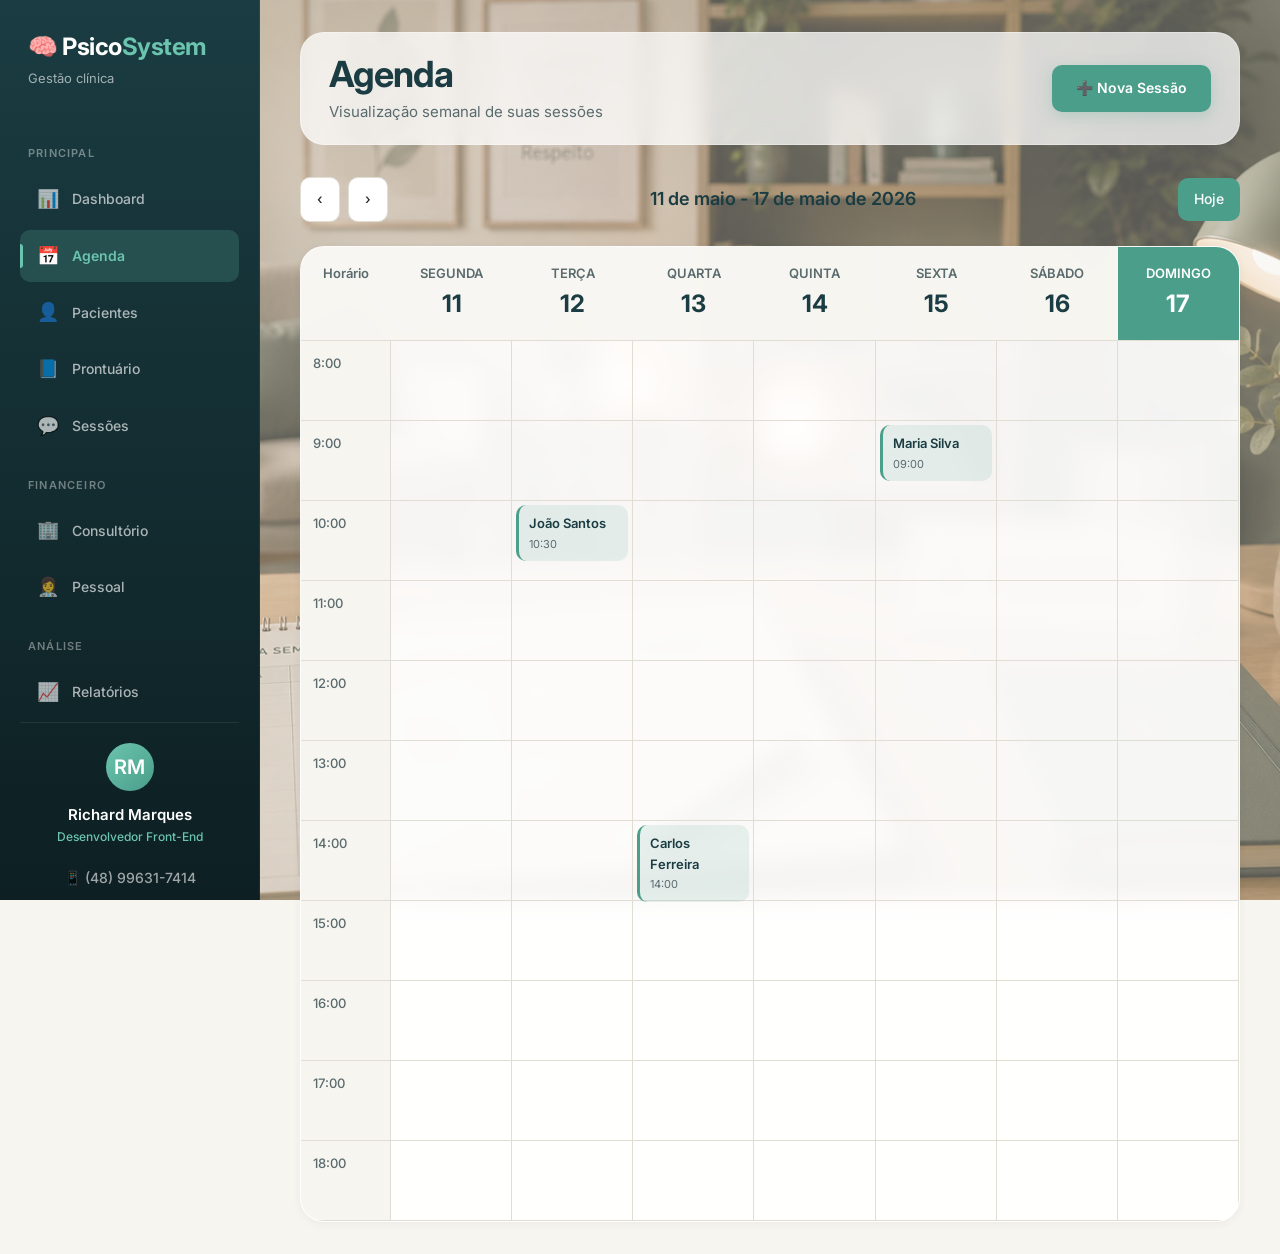
<file: agenda.html>
<!DOCTYPE html>
<html lang="pt-BR">
<head>
    <meta charset="UTF-8">
    <meta name="viewport" content="width=device-width, initial-scale=1.0">
    <title>PsicoSystem - Agenda</title>
    <link rel="shortcut icon" href="./src/imagens/ric-foto-port.ico" type="image/x-icon">
    <link href="https://fonts.googleapis.com/css2?family=Inter:wght@400;500;600;700;800&display=swap" rel="stylesheet">
    <link rel="stylesheet" href="./src/css/reset.css">
    <link rel="stylesheet" href="./src/css/style.css">
    <link rel="stylesheet" href="./src/css/responsivo.css">
</head>

<body>

<div class="layout">

    <!-- MENU LATERAL -->
    <aside class="sidebar">
        <div class="logo">
            <h2>🧠 Psico<span>System</span></h2>
            <small>Gestão clínica</small>
        </div>

        <nav>
            <h4>Principal</h4>
            <a href="index.html"><span class="icon">📊</span> Dashboard</a>
            <a href="agenda.html" class="active"><span class="icon">📅</span> Agenda</a>
            <a href="pacientes.html"><span class="icon">👤</span> Pacientes</a>
            <a href="prontuario.html"><span class="icon">📘</span> Prontuário</a>
            <a href="sessoes.html"><span class="icon">💬</span> Sessões</a>

            <h4>Financeiro</h4>
            <a href="consultorio.html"><span class="icon">🏢</span> Consultório</a>
            <a href="pessoal.html"><span class="icon">👩‍⚕️</span> Pessoal</a>

            <h4>Análise</h4>
            <a href="relatorios.html"><span class="icon">📈</span> Relatórios</a>
        </nav>

        <div class="sidebar-footer">
            <div class="avatar">RM</div>
            <h5>Richard Marques</h5>
            <span class="role">Desenvolvedor Front-End</span>
            <div class="contact-info">
                <a href="https://wa.me/5548996317414" target="_blank">📱 (48) 99631-7414</a>
            </div>
        </div>
    </aside>

    <!-- CONTEÚDO -->
    <main class="content agenda-page">  <!-- Mantém a classe aqui -->

        <!-- TOPO -->
        <div class="agenda-header">
            <div>
                <h1>Agenda</h1>
                <p>Visualização semanal de suas sessões</p>
            </div>
            <button class="btn-primary">➕ Nova Sessão</button>
        </div>

        <!-- NAVEGAÇÃO -->
        <div class="week-nav">
            <div class="week-buttons">
                <button>‹</button>
                <button>›</button>
            </div>
            <h2>11 de maio - 17 de maio de 2026</h2>
            <button class="today-btn">Hoje</button>
        </div>

        <!-- CALENDÁRIO -->
        <div class="calendar">
            <div class="calendar-header">
                <div class="time-col">Horário</div>
                <div class="day-header">SEGUNDA <span>11</span></div>
                <div class="day-header">TERÇA <span>12</span></div>
                <div class="day-header">QUARTA <span>13</span></div>
                <div class="day-header">QUINTA <span>14</span></div>
                <div class="day-header">SEXTA <span>15</span></div>
                <div class="day-header">SÁBADO <span>16</span></div>
                <div class="day-header active">DOMINGO <span>17</span></div>
            </div>
            <div class="calendar-body" id="calendarBody"></div>
        </div>

        <!-- FOOTER MOBILE -->
        <div class="mobile-footer">
            <div class="avatar">RM</div>
            <h4>Richard Marques</h4>
            <p>Desenvolvedor Front-End</p>
            <a href="https://wa.me/5548996317414" target="_blank">📱 (48) 99631-7414</a>
            <a href="mailto:richardmarques.tb@gmail.com">📧 richardmarques.tb@gmail.com</a>
        </div>

    </main>

</div>

<!-- MODAL -->
<div class="modal" id="modal">
    <div class="modal-content">
        <button class="close" onclick="closeModal()">✕</button>
        <h2>Detalhes da Sessão</h2>
        <div class="patient-info">
            <div class="avatar">👤</div>
            <div>
                <h3 id="modalPaciente">Maria Silva</h3>
                <p>Atendimento Presencial</p>
            </div>
        </div>
        <div class="details-grid">
            <div>
                <small>Data:</small>
                <strong>15 de maio de 2026</strong>
            </div>
            <div>
                <small>Horário:</small>
                <strong>09:00 - 10:00</strong>
            </div>
            <div>
                <small>Valor:</small>
                <strong>R$ 250</strong>
            </div>
            <div>
                <small>Pagamento:</small>
                <span class="badge paid">Pago</span>
            </div>
            <div>
                <small>Status:</small>
                <span class="badge done">Realizada</span>
            </div>
        </div>
    </div>
</div>

<script src="./src/js/agenda.js"></script>
<script src="./src/js/app.js"></script>

</body>
</html>
</file>
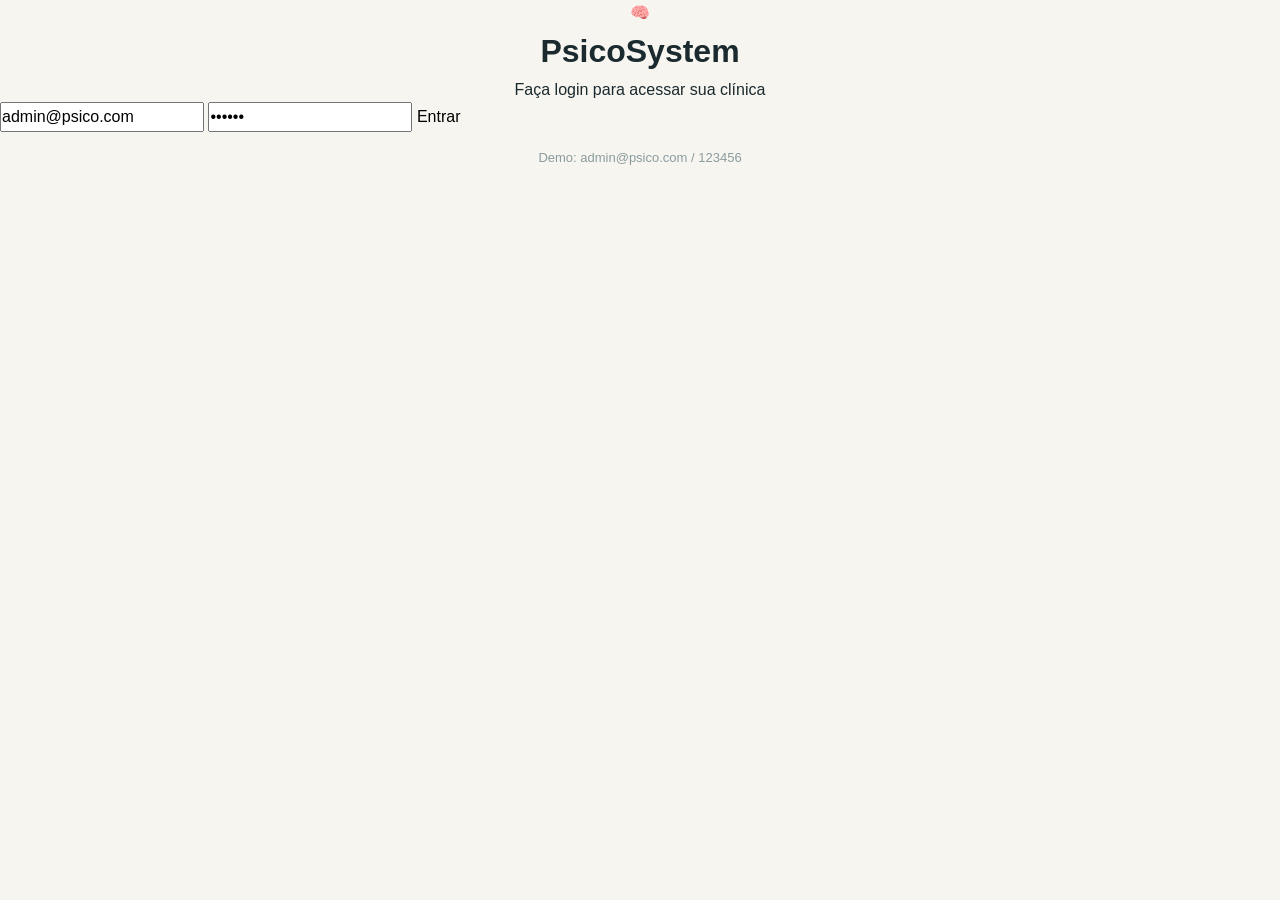
<file: dashboard.html>
<!DOCTYPE html>
<html lang="pt-BR">

<head>
    <meta charset="UTF-8">
    <meta name="viewport" content="width=device-width, initial-scale=1.0">
    <title>Dashboard - PsicoSystem</title>
    <link rel="stylesheet" href="./src/css/style.css">
    <link rel="stylesheet" href="./src/css/reset.css">
    <link rel="stylesheet" href="./src/css/responsivo.css">
</head>

<body onload="checkAuth()">

    <div class="layout">

        <!-- MENU LATERAL -->
        <aside class="sidebar">
            <div class="logo">
                <h2>PsicoSystem</h2>
                <small>Gestão clínica</small>
            </div>

            <nav>
                <h4>Principal</h4>
                <a href="agenda.html">📅 Agenda</a>
                <a href="pacientes.html">👤 Pacientes</a>
                <a href="prontuario.html">📘 Prontuário</a>
                <a href="sessoes.html">💬 Sessões</a>

                <h4>Financeiro</h4>
                <a href="consulturio.html">🏢 Consultório</a>
                <a href="pessoal.html">👩‍⚕️ Pessoal</a>

                <h4>Análise</h4>
                <a href="relatorios.html">📊 Relatórios</a>
            </nav>

            <!-- FOOTER SIDEBAR -->
            <div class="sidebar-footer">

                <h5>Richard Marques</h5>

                <span>
                    Desenvolvedor Front-End
                </span>

                <p>
                    Criando interfaces modernas, responsivas e focadas na experiência do usuário.
                </p>

                <div class="footer-contact">

                    <small>🚀 Aberto a oportunidades</small>

                    <small>📧 richardmarques.tb@gmail.com</small>

                    <a href="https://wa.me/5548996317414" target="_blank" class="whatsapp-link">
                        📱 (48) 99631-7414
                    </a>

                </div>

            </div>

        </aside>

        <!-- CONTEÚDO -->
        <main class="content">

            <!-- HEADER -->
            <div class="dashboard-header">

                <div>
                    <h1>Dashboard</h1>
                    <p>Visão geral do seu consultório</p>
                </div>

                <button class="btn-primary">
                    + Nova Sessão
                </button>

            </div>

            <!-- CARDS -->
            <section class="dashboard-cards">

                <div class="dashboard-card">

                    <div class="card-top">
                        <span>Sessões Hoje</span>
                        <div class="icon green">📅</div>
                    </div>

                    <h2>4</h2>

                    <p>4 agendadas</p>

                </div>

                <div class="dashboard-card">

                    <div class="card-top">
                        <span>Faturamento do Mês</span>
                        <div class="icon">💲</div>
                    </div>

                    <h2>R$ 700</h2>

                    <p class="positive">
                        ↗ +12% vs mês anterior
                    </p>

                </div>

                <div class="dashboard-card">

                    <div class="card-top">
                        <span>Valores Pendentes</span>
                        <div class="icon warning">🕒</div>
                    </div>

                    <h2>R$ 450</h2>

                    <p>1 sessões não pagas</p>

                </div>

                <div class="dashboard-card alert-card">

                    <div class="card-top">
                        <span>Alertas</span>
                        <div class="icon danger">⚠</div>
                    </div>

                    <h2>1</h2>

                    <p>Sessões realizadas não pagas</p>

                </div>

            </section>

            <!-- GRID -->
            <section class="dashboard-grid">

                <!-- GRAFICO -->
                <div class="dashboard-box large">

                    <div class="box-title">
                        📈 Faturamento Mensal
                    </div>

                    <canvas id="revenueChart"></canvas>

                </div>

                <!-- PACIENTES -->
                <div class="dashboard-box">

                    <div class="box-title">
                        👥 Atendimentos por Paciente
                    </div>

                    <canvas id="patientsChart"></canvas>

                </div>

                <!-- PAGAMENTO -->
                <div class="dashboard-box">

                    <div class="box-title">
                        💰 Taxa de Pagamento
                    </div>

                    <div class="chart-center">

                        <div class="donut-chart">

                            <canvas id="paymentChart"></canvas>

                        </div>

                    </div>

                </div>

                <!-- AGENDA -->
                <div class="dashboard-box">

                    <!-- TÍTULO FIXO -->
                    <div class="card-header">

                        <div class="box-title">
                            📅 Agenda de Hoje
                        </div>

                    </div>

                    <!-- ÁREA COM SCROLL -->
                    <div class="schedule-scroll">

                        <div class="today-list">

                            <div class="today-item">

                                <div>
                                    <strong>09:00</strong>
                                    <h4>Maria Silva</h4>
                                    <small>Presencial</small>
                                </div>

                                <span class="status pending">
                                    Pendente
                                </span>

                            </div>

                            <div class="today-item">

                                <div>
                                    <strong>10:30</strong>
                                    <h4>João Santos</h4>
                                    <small>Presencial</small>
                                </div>

                                <span class="status pending">
                                    Pendente
                                </span>

                            </div>

                            <div class="today-item">

                                <div>
                                    <strong>14:00</strong>
                                    <h4>Carlos Ferreira</h4>
                                    <small>Online</small>
                                </div>

                                <span class="status paid">
                                    Pago
                                </span>

                            </div>

                            <!-- EXEMPLO EXTRA -->
                            <div class="today-item">

                                <div>
                                    <strong>16:00</strong>
                                    <h4>Ana Oliveira</h4>
                                    <small>Online</small>
                                </div>

                                <span class="status pending">
                                    Pendente
                                </span>

                            </div>

                        </div>

                    </div>

                </div>

            </section>

            <!-- FOOTER MOBILE -->
<div class="mobile-footer">

    <h4>Richard Marques</h4>

    <p>
        Desenvolvedor Front-End
    </p>

    <small>
        Criando interfaces modernas, responsivas
        e focadas na experiência do usuário.
    </small>

    <a href="https://wa.me/5548996317414" target="_blank">
        📱 (48) 99631-7414
    </a>

    <a href="mailto:richardmarques.tb@gmail.com">
        📧 richardmarques.tb@gmail.com
    </a>

</div>

        </main>

    </div>

    <script src="./src/js/auth.js"></script>
    <script src="./src/js/app.js"></script>
    <script src="./src/js/agenda.js"></script>

</body>

</html>
</file>
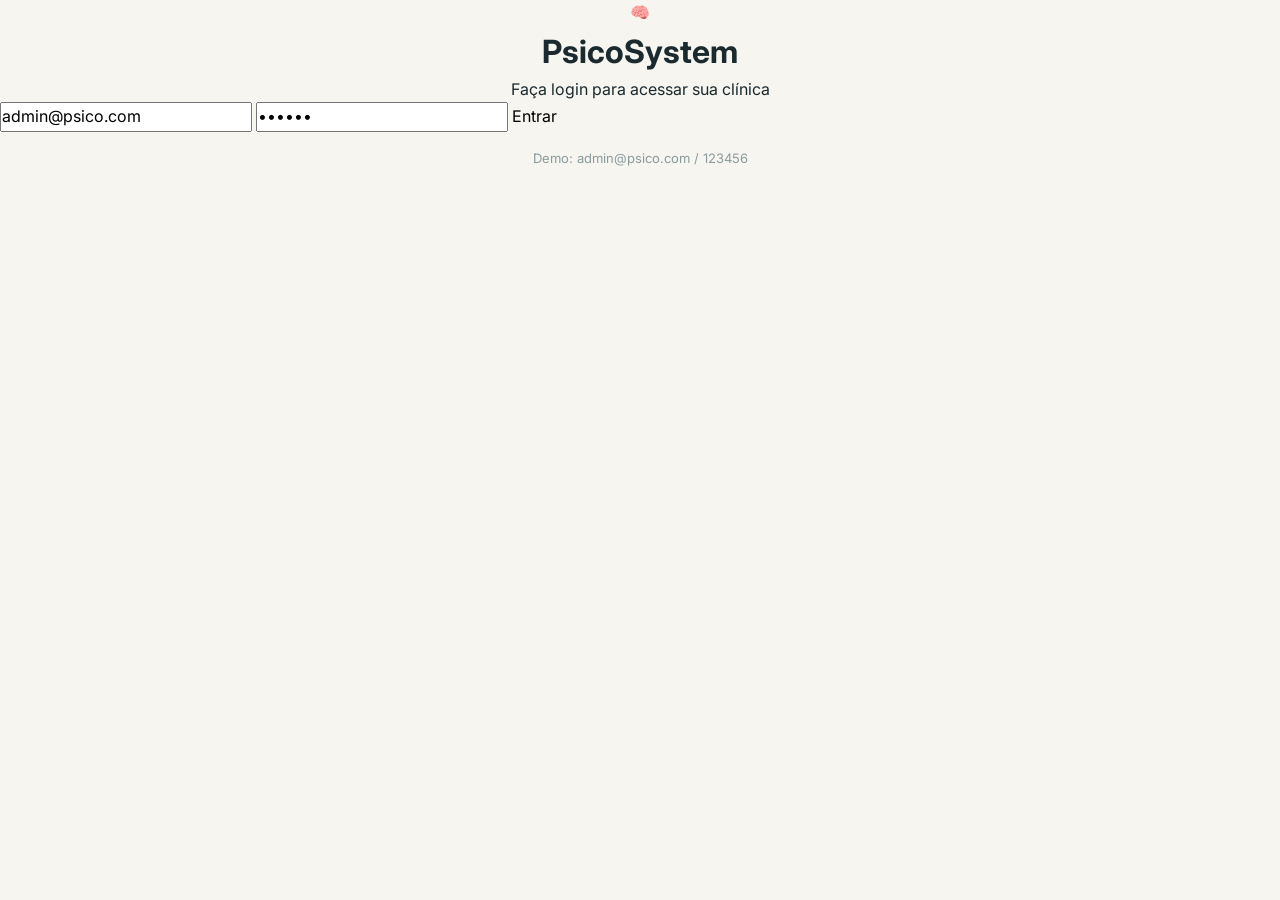
<file: login.html>
<!DOCTYPE html>
<html lang="pt-BR">
<head>
    <meta charset="UTF-8">
    <meta name="viewport" content="width=device-width, initial-scale=1.0">
    <title>PsicoSystem - Login</title>
    <link rel="shortcut icon" href="./src/imagens/ric-foto-port.ico" type="image/x-icon">
    <link href="https://fonts.googleapis.com/css2?family=Inter:wght@400;500;600;700;800&display=swap" rel="stylesheet">
    <link rel="stylesheet" href="./src/css/reset.css">
    <link rel="stylesheet" href="./src/css/style.css">
</head>

<body class="login-body">

    <div class="login-container">
        <div style="text-align:center;">
            <span class="logo-icon">🧠</span>
            <h1>PsicoSystem</h1>
            <p>Faça login para acessar sua clínica</p>
        </div>

        <form id="loginForm">
            <input type="email" id="email" placeholder="📧 admin@psico.com" value="admin@psico.com">
            <input type="password" id="password" placeholder="🔒 Senha" value="123456">
            <button type="submit">Entrar</button>
        </form>

        <p style="text-align:center;margin-top:16px;font-size:13px;color:var(--text-light);">
            Demo: admin@psico.com / 123456
        </p>
    </div>

    <script src="./src/js/auth.js"></script>

</body>
</html>
</file>
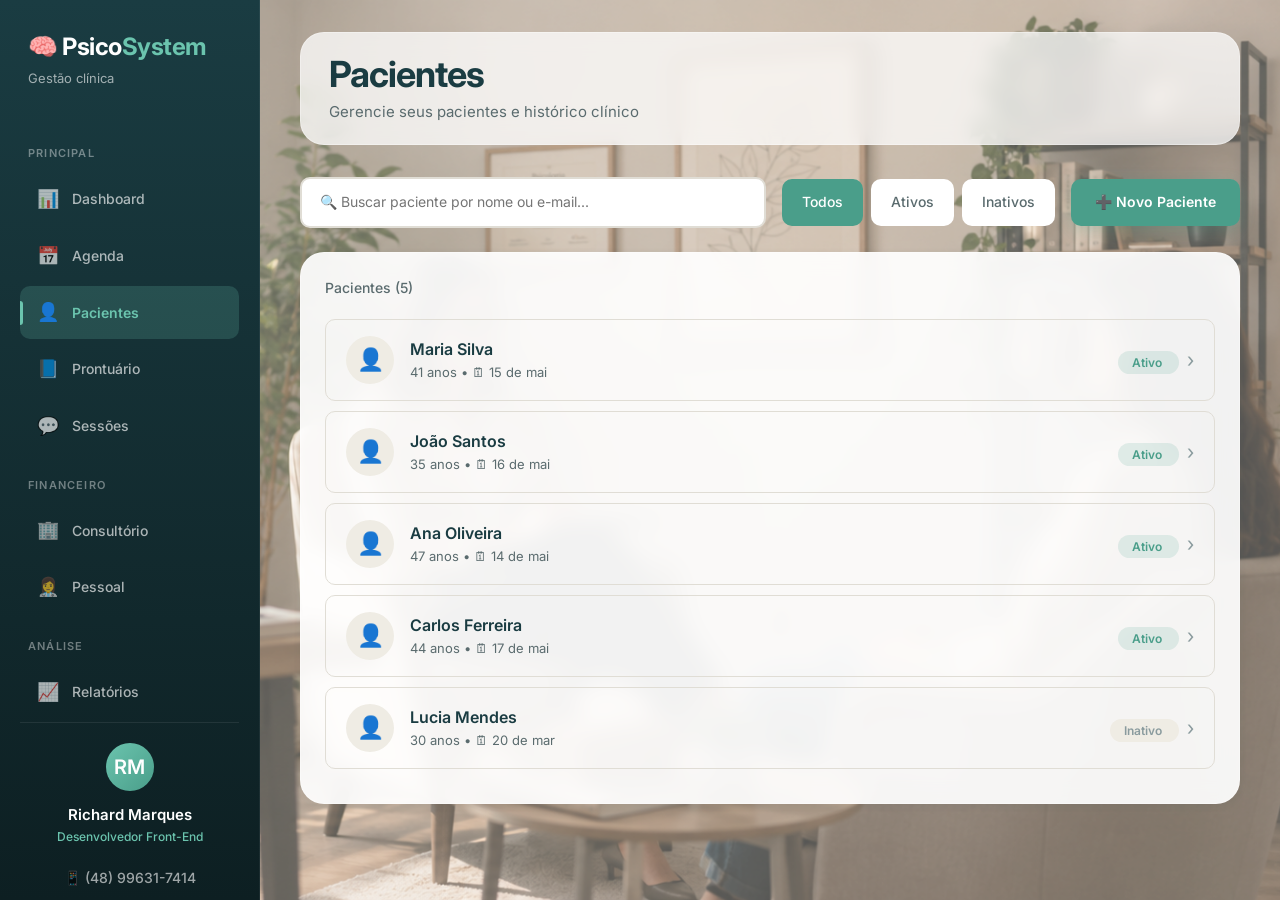
<file: pacientes.html>
<!DOCTYPE html>
<html lang="pt-BR">
<head>
    <meta charset="UTF-8">
    <meta name="viewport" content="width=device-width, initial-scale=1.0">
    <title>PsicoSystem - Pacientes</title>
    <link rel="shortcut icon" href="./src/imagens/ric-foto-port.ico" type="image/x-icon">
    <link href="https://fonts.googleapis.com/css2?family=Inter:wght@400;500;600;700;800&display=swap" rel="stylesheet">
    <link rel="stylesheet" href="./src/css/reset.css">
    <link rel="stylesheet" href="./src/css/style.css">
    <link rel="stylesheet" href="./src/css/responsivo.css">
</head>

<body>

<div class="layout">

    <!-- MENU LATERAL -->
    <aside class="sidebar">
        <div class="logo">
            <h2>🧠 Psico<span>System</span></h2>
            <small>Gestão clínica</small>
        </div>

        <nav>
            <h4>Principal</h4>
            <a href="index.html"><span class="icon">📊</span> Dashboard</a>
            <a href="agenda.html"><span class="icon">📅</span> Agenda</a>
            <a href="pacientes.html" class="active"><span class="icon">👤</span> Pacientes</a>
            <a href="prontuario.html"><span class="icon">📘</span> Prontuário</a>
            <a href="sessoes.html"><span class="icon">💬</span> Sessões</a>

            <h4>Financeiro</h4>
            <a href="consultorio.html"><span class="icon">🏢</span> Consultório</a>
            <a href="pessoal.html"><span class="icon">👩‍⚕️</span> Pessoal</a>

            <h4>Análise</h4>
            <a href="relatorios.html"><span class="icon">📈</span> Relatórios</a>
        </nav>

        <div class="sidebar-footer">
            <div class="avatar">RM</div>
            <h5>Richard Marques</h5>
            <span class="role">Desenvolvedor Front-End</span>
            <div class="contact-info">
                <a href="https://wa.me/5548996317414" target="_blank">📱 (48) 99631-7414</a>
            </div>
        </div>
    </aside>

    <!-- CONTEÚDO -->
    <main class="content patients-page">

        <div class="patients-page">

            <!-- TOPO -->
            <div class="patients-header">
                <div>
                    <h1>Pacientes</h1>
                    <p>Gerencie seus pacientes e histórico clínico</p>
                </div>
            </div>

            <!-- AÇÕES -->
            <div class="patients-actions">
                <div class="search-box">
                    <input type="text" placeholder="🔍 Buscar paciente por nome ou e-mail...">
                </div>
                <div class="filters">
                    <button class="active-filter">Todos</button>
                    <button>Ativos</button>
                    <button>Inativos</button>
                </div>
                <button class="btn-primary">➕ Novo Paciente</button>
            </div>

            <!-- LISTA -->
            <div class="patients-container">
                <div class="patients-title">
                    <h3>Pacientes (5)</h3>
                </div>
                <div id="patientsList"></div>
            </div>

        </div>

        <!-- FOOTER MOBILE -->
        <div class="mobile-footer">
            <div class="avatar" style="width:48px;height:48px;border-radius:50%;background:var(--secondary);display:flex;align-items:center;justify-content:center;font-size:20px;color:white;font-weight:600;margin:0 auto 12px;">RM</div>
            <h4>Richard Marques</h4>
            <p style="font-weight:500;color:var(--secondary);">Desenvolvedor Front-End</p>
            <a href="https://wa.me/5548996317414" target="_blank">📱 (48) 99631-7414</a>
            <a href="mailto:richardmarques.tb@gmail.com">📧 richardmarques.tb@gmail.com</a>
        </div>

    </main>

</div>

<script src="./src/js/pacientes.js"></script>
<script src="./src/js/app.js"></script>

</body>
</html>
</file>
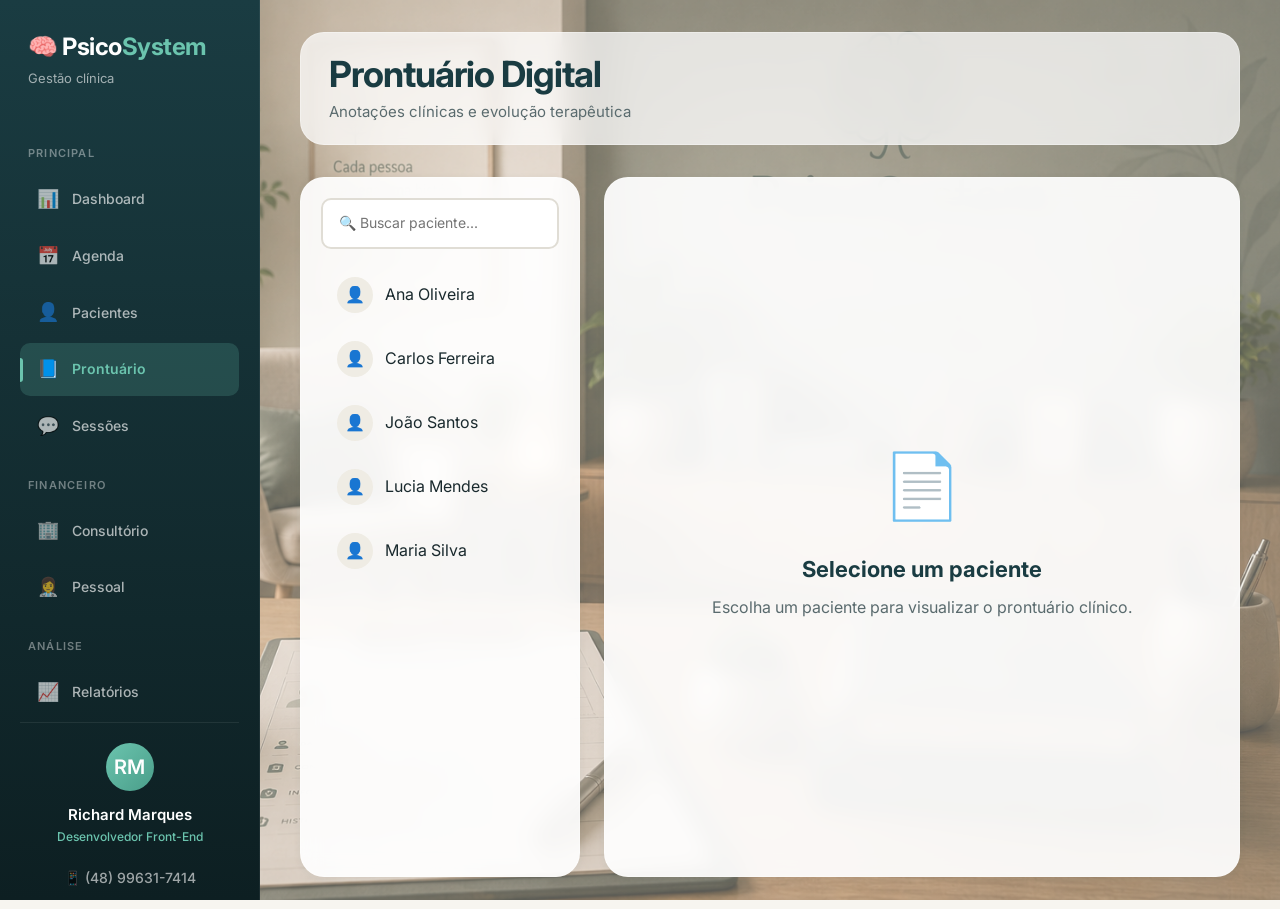
<file: prontuario.html>
<!DOCTYPE html>
<html lang="pt-BR">
<head>
    <meta charset="UTF-8">
    <meta name="viewport" content="width=device-width, initial-scale=1.0">
    <title>PsicoSystem - Prontuário</title>
    <link rel="shortcut icon" href="./src/imagens/ric-foto-port.ico" type="image/x-icon">
    <link href="https://fonts.googleapis.com/css2?family=Inter:wght@400;500;600;700;800&display=swap" rel="stylesheet">
    <link rel="stylesheet" href="./src/css/reset.css">
    <link rel="stylesheet" href="./src/css/style.css">
    <link rel="stylesheet" href="./src/css/responsivo.css">
</head>

<body>

<div class="layout">

    <!-- MENU LATERAL -->
    <aside class="sidebar">
        <div class="logo">
            <h2>🧠 Psico<span>System</span></h2>
            <small>Gestão clínica</small>
        </div>

        <nav>
            <h4>Principal</h4>
            <a href="index.html"><span class="icon">📊</span> Dashboard</a>
            <a href="agenda.html"><span class="icon">📅</span> Agenda</a>
            <a href="pacientes.html"><span class="icon">👤</span> Pacientes</a>
            <a href="prontuario.html" class="active"><span class="icon">📘</span> Prontuário</a>
            <a href="sessoes.html"><span class="icon">💬</span> Sessões</a>

            <h4>Financeiro</h4>
            <a href="consultorio.html"><span class="icon">🏢</span> Consultório</a>
            <a href="pessoal.html"><span class="icon">👩‍⚕️</span> Pessoal</a>

            <h4>Análise</h4>
            <a href="relatorios.html"><span class="icon">📈</span> Relatórios</a>
        </nav>

        <div class="sidebar-footer">
            <div class="avatar">RM</div>
            <h5>Richard Marques</h5>
            <span class="role">Desenvolvedor Front-End</span>
            <div class="contact-info">
                <a href="https://wa.me/5548996317414" target="_blank">📱 (48) 99631-7414</a>
            </div>
        </div>
    </aside>

    <!-- CONTEÚDO -->
    <main class="content prontuario-page">

        <div class="prontuario-page">

            <!-- TOPO -->
            <div class="prontuario-header">
                <div>
                    <h1>Prontuário Digital</h1>
                    <p>Anotações clínicas e evolução terapêutica</p>
                </div>
            </div>

            <!-- CONTEÚDO -->
            <div class="prontuario-layout">

                <!-- SIDEBAR PACIENTES -->
                <aside class="patient-sidebar">
                    <input type="text" placeholder="🔍 Buscar paciente..." id="searchPatient">
                    <div id="patientList"></div>
                </aside>

                <!-- PRONTUÁRIO -->
                <main class="prontuario-content" id="prontuarioContent">
                    <div class="empty-prontuario">
                        <div class="empty-icon">📄</div>
                        <h2>Selecione um paciente</h2>
                        <p>Escolha um paciente para visualizar o prontuário clínico.</p>
                    </div>
                </main>

            </div>

        </div>

        <!-- FOOTER MOBILE -->
        <div class="mobile-footer">
            <div class="avatar" style="width:48px;height:48px;border-radius:50%;background:var(--secondary);display:flex;align-items:center;justify-content:center;font-size:20px;color:white;font-weight:600;margin:0 auto 12px;">RM</div>
            <h4>Richard Marques</h4>
            <p style="font-weight:500;color:var(--secondary);">Desenvolvedor Front-End</p>
            <a href="https://wa.me/5548996317414" target="_blank">📱 (48) 99631-7414</a>
            <a href="mailto:richardmarques.tb@gmail.com">📧 richardmarques.tb@gmail.com</a>
        </div>

    </main>

</div>

<script src="./src/js/prontuario.js"></script>
<script src="./src/js/app.js"></script>

</body>
</html>
</file>
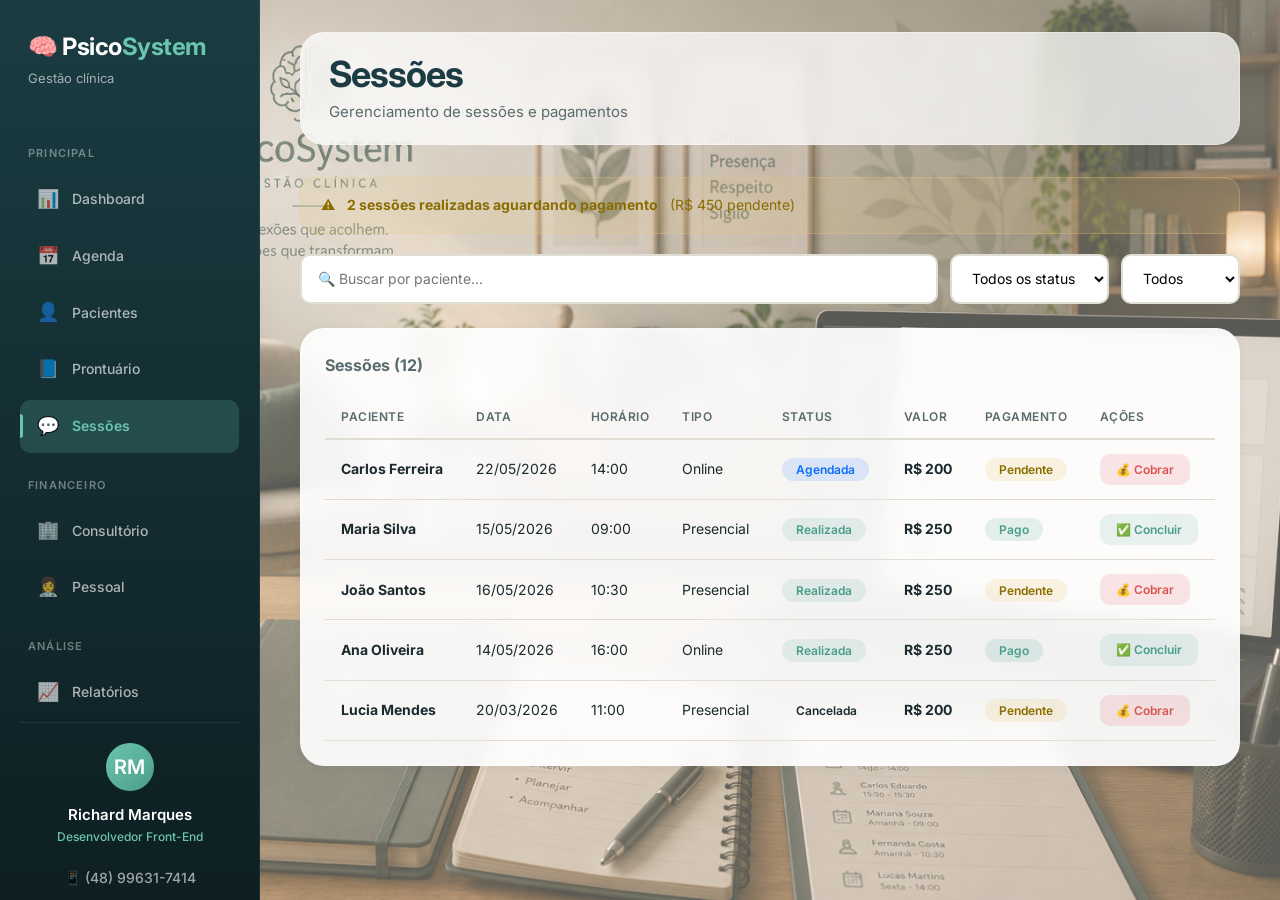
<file: sessoes.html>
<!DOCTYPE html>
<html lang="pt-BR">
<head>
    <meta charset="UTF-8">
    <meta name="viewport" content="width=device-width, initial-scale=1.0">
    <title>PsicoSystem - Sessões</title>
    <link rel="shortcut icon" href="./src/imagens/ric-foto-port.ico" type="image/x-icon">
    <link href="https://fonts.googleapis.com/css2?family=Inter:wght@400;500;600;700;800&display=swap" rel="stylesheet">
    <link rel="stylesheet" href="./src/css/reset.css">
    <link rel="stylesheet" href="./src/css/style.css">
    <link rel="stylesheet" href="./src/css/responsivo.css">
</head>

<body>

<div class="layout">

    <!-- MENU LATERAL -->
    <aside class="sidebar">
        <div class="logo">
            <h2>🧠 Psico<span>System</span></h2>
            <small>Gestão clínica</small>
        </div>

        <nav>
            <h4>Principal</h4>
            <a href="index.html"><span class="icon">📊</span> Dashboard</a>
            <a href="agenda.html"><span class="icon">📅</span> Agenda</a>
            <a href="pacientes.html"><span class="icon">👤</span> Pacientes</a>
            <a href="prontuario.html"><span class="icon">📘</span> Prontuário</a>
            <a href="sessoes.html" class="active"><span class="icon">💬</span> Sessões</a>

            <h4>Financeiro</h4>
            <a href="consultorio.html"><span class="icon">🏢</span> Consultório</a>
            <a href="pessoal.html"><span class="icon">👩‍⚕️</span> Pessoal</a>

            <h4>Análise</h4>
            <a href="relatorios.html"><span class="icon">📈</span> Relatórios</a>
        </nav>

        <div class="sidebar-footer">
            <div class="avatar">RM</div>
            <h5>Richard Marques</h5>
            <span class="role">Desenvolvedor Front-End</span>
            <div class="contact-info">
                <a href="https://wa.me/5548996317414" target="_blank">📱 (48) 99631-7414</a>
            </div>
        </div>
    </aside>

    <!-- CONTEÚDO -->
    <main class="content sessoes-page">

        <div class="sessoes-page">

            <!-- HEADER -->
            <div class="sessoes-header">
                <div>
                    <h1>Sessões</h1>
                    <p>Gerenciamento de sessões e pagamentos</p>
                </div>
            </div>

            <!-- ALERTA -->
            <div class="payment-alert">
                <div class="alert-left">
                    ⚠️
                    <strong>2 sessões realizadas aguardando pagamento</strong>
                    <span>(R$ 450 pendente)</span>
                </div>
            </div>

            <!-- FILTROS -->
            <div class="sessoes-filters">
                <input type="text" placeholder="🔍 Buscar por paciente...">
                <select>
                    <option>Todos os status</option>
                    <option>Agendada</option>
                    <option>Realizada</option>
                    <option>Cancelada</option>
                </select>
                <select>
                    <option>Todos</option>
                    <option>Pago</option>
                    <option>Pendente</option>
                </select>
            </div>

            <!-- TABELA -->
            <div class="table-container">
                <h3>Sessões (12)</h3>
                <table>
                    <thead>
                        <tr>
                            <th>Paciente</th>
                            <th>Data</th>
                            <th>Horário</th>
                            <th>Tipo</th>
                            <th>Status</th>
                            <th>Valor</th>
                            <th>Pagamento</th>
                            <th>Ações</th>
                        </tr>
                    </thead>
                    <tbody id="sessionsTable"></tbody>
                </table>
            </div>

        </div>

        <!-- FOOTER MOBILE -->
        <div class="mobile-footer">
            <div class="avatar" style="width:48px;height:48px;border-radius:50%;background:var(--secondary);display:flex;align-items:center;justify-content:center;font-size:20px;color:white;font-weight:600;margin:0 auto 12px;">RM</div>
            <h4>Richard Marques</h4>
            <p style="font-weight:500;color:var(--secondary);">Desenvolvedor Front-End</p>
            <a href="https://wa.me/5548996317414" target="_blank">📱 (48) 99631-7414</a>
            <a href="mailto:richardmarques.tb@gmail.com">📧 richardmarques.tb@gmail.com</a>
        </div>

    </main>

</div>

<script src="./src/js/sessoes.js"></script>
<script src="./src/js/app.js"></script>

</body>
</html>
</file>
<file: src/css/style.css>
/* ========================================
   PALETA PSICOSYSTEM
======================================== */

:root {
  --primary: #1a3c42;
  --primary-light: #2e5864;
  --secondary: #4a9e8a;
  --secondary-light: #6bc4ae;
  --accent: #e8c97a;
  --text-primary: #1a2a2e;
  --text-secondary: #5a6b6e;
  --text-light: #8a9b9e;
  --background-main: #f7f5f0;
  --background-soft: #efece4;
  --background-card: #ffffff;
  --border-color: #e0ddd5;
  --shadow-sm: 0 2px 8px rgba(26, 60, 66, 0.06);
  --shadow-md: 0 8px 30px rgba(26, 60, 66, 0.10);
  --shadow-lg: 0 20px 60px rgba(26, 60, 66, 0.12);
  --shadow-xl: 0 30px 80px rgba(26, 60, 66, 0.15);
  --radius-sm: 10px;
  --radius-md: 16px;
  --radius-lg: 24px;
  --radius-xl: 32px;
  --transition: all 0.3s cubic-bezier(0.4, 0, 0.2, 1);
  --transition-slow: all 0.5s cubic-bezier(0.4, 0, 0.2, 1);
  --font-family: 'Inter', -apple-system, BlinkMacSystemFont, 'Segoe UI', Roboto, sans-serif;
}

/* ========================================
   BASE
======================================== */

body {
  font-family: var(--font-family);
  background: var(--background-main);
  color: var(--text-primary);
  line-height: 1.6;
  -webkit-font-smoothing: antialiased;
  -moz-osx-font-smoothing: grayscale;
}

/* SCROLLBAR */
::-webkit-scrollbar {
  width: 6px;
  height: 6px;
}

::-webkit-scrollbar-track {
  background: var(--background-soft);
  border-radius: 999px;
}

::-webkit-scrollbar-thumb {
  background: var(--secondary);
  border-radius: 999px;
}

::-webkit-scrollbar-thumb:hover {
  background: var(--primary-light);
}

/* ========================================
   LAYOUT
======================================== */

.layout {
  display: flex;
  min-height: 100vh;
}

/* ========================================
   SIDEBAR - TEMA ESCURO
======================================== */

.sidebar {
  width: 260px;
  background: linear-gradient(180deg, #1a3c42 0%, #0d1f22 100%);
  border-right: 1px solid rgba(255, 255, 255, 0.06);
  padding: 28px 20px;
  display: flex;
  flex-direction: column;
  position: sticky;
  top: 0;
  height: 100vh;
  overflow-y: auto;
  transition: var(--transition);
  z-index: 100;
  flex-shrink: 0;
}

/* ========================================
   LOGO
======================================== */

.logo {
  margin-bottom: 32px;
  padding-left: 8px;
}

.logo h2 {
  font-size: 24px;
  font-weight: 700;
  color: #ffffff;
  letter-spacing: -0.5px;
}

.logo h2 span {
  color: var(--secondary-light);
}

.logo small {
  color: rgba(255, 255, 255, 0.6);
  font-size: 13px;
  font-weight: 400;
  display: block;
  margin-top: 2px;
}

/* ========================================
   NAVEGAÇÃO
======================================== */

.sidebar h4 {
  color: rgba(255, 255, 255, 0.4);
  font-size: 11px;
  font-weight: 600;
  margin: 24px 0 10px 8px;
  text-transform: uppercase;
  letter-spacing: 1.2px;
}

.sidebar nav {
  flex: 1;
}

.sidebar a {
  display: flex;
  align-items: center;
  gap: 12px;
  text-decoration: none;
  color: rgba(255, 255, 255, 0.65);
  padding: 12px 16px;
  border-radius: var(--radius-sm);
  margin-bottom: 4px;
  transition: var(--transition);
  font-size: 14px;
  font-weight: 500;
  position: relative;
}

.sidebar a:hover {
  background: rgba(255, 255, 255, 0.10);
  color: #ffffff;
  transform: translateX(4px);
}

.sidebar a.active {
  background: rgba(107, 196, 174, 0.20);
  color: var(--secondary-light);
  font-weight: 600;
}

.sidebar a.active::before {
  content: '';
  position: absolute;
  left: 0;
  top: 50%;
  transform: translateY(-50%);
  width: 3px;
  height: 24px;
  background: var(--secondary-light);
  border-radius: 0 4px 4px 0;
}

.sidebar a .icon {
  font-size: 18px;
  width: 24px;
  text-align: center;
}

/* ========================================
   SIDEBAR FOOTER
======================================== */

.sidebar-footer {
  margin-top: auto;
  padding-top: 20px;
  border-top: 1px solid rgba(255, 255, 255, 0.08);
  text-align: center;
  padding: 20px 8px 0;
}

.sidebar-footer .avatar {
  width: 48px;
  height: 48px;
  border-radius: 50%;
  background: linear-gradient(135deg, var(--secondary-light), var(--secondary));
  display: flex;
  align-items: center;
  justify-content: center;
  margin: 0 auto 12px;
  font-size: 20px;
  color: white;
  font-weight: 600;
}

.sidebar-footer h5 {
  font-size: 15px;
  color: #ffffff;
  font-weight: 600;
}

.sidebar-footer .role {
  font-size: 12px;
  color: var(--secondary-light);
  font-weight: 500;
  display: block;
  margin-bottom: 8px;
}

.sidebar-footer p {
  font-size: 12px;
  line-height: 1.6;
  color: rgba(255, 255, 255, 0.6);
  margin-bottom: 12px;
}

.sidebar-footer .contact-info {
  display: flex;
  flex-direction: column;
  align-items: center;
  gap: 4px;
  font-size: 12px;
}

.sidebar-footer .contact-info small {
  color: rgba(255, 255, 255, 0.4);
}

.sidebar-footer .contact-info a {
  color: rgba(255, 255, 255, 0.6);
  text-decoration: none;
  transition: var(--transition);
}

.sidebar-footer .contact-info a:hover {
  color: var(--secondary-light);
}

/* ========================================
   MOBILE FOOTER
======================================== */

.mobile-footer {
  display: none;
}

/* ========================================
   CONTENT
======================================== */

.content {
  flex: 1;
  padding: 32px 40px;
  max-width: calc(100% - 260px);
  overflow-x: hidden;
  min-height: 100vh;
  display: flex;
  flex-direction: column;
}

/* ========================================
   HEADERS
======================================== */

.dashboard-header,
.agenda-header,
.patients-header,
.finance-header,
.pessoal-header,
.reports-header,
.prontuario-header,
.sessoes-header {
  display: flex;
  justify-content: space-between;
  align-items: center;
  margin-bottom: 32px;
  flex-wrap: wrap;
  gap: 16px;
}

.dashboard-header h1,
.agenda-header h1,
.patients-header h1,
.finance-header h1,
.pessoal-header h1,
.reports-header h1,
.prontuario-header h1,
.sessoes-header h1 {
  font-size: 36px;
  font-weight: 700;
  color: var(--primary);
  letter-spacing: -1px;
  line-height: 1.2;
}

.dashboard-header p,
.agenda-header p,
.patients-header p,
.finance-header p,
.pessoal-header p,
.reports-header p,
.prontuario-header p,
.sessoes-header p {
  color: var(--text-secondary);
  font-size: 15px;
  margin-top: 4px;
}

/* ========================================
   BUTTONS
======================================== */

.btn-primary {
  background: var(--secondary);
  color: white;
  border: none;
  padding: 12px 24px;
  border-radius: var(--radius-sm);
  font-weight: 600;
  font-size: 14px;
  cursor: pointer;
  transition: var(--transition);
  display: inline-flex;
  align-items: center;
  gap: 8px;
  box-shadow: 0 4px 15px rgba(74, 158, 138, 0.25);
}

.btn-primary:hover {
  background: var(--primary-light);
  transform: translateY(-2px);
  box-shadow: 0 8px 30px rgba(74, 158, 138, 0.35);
}

.btn-primary:active {
  transform: translateY(0);
}

.btn-secondary {
  background: var(--background-soft);
  color: var(--text-primary);
  border: 1px solid var(--border-color);
  padding: 12px 24px;
  border-radius: var(--radius-sm);
  font-weight: 600;
  font-size: 14px;
  cursor: pointer;
  transition: var(--transition);
  display: inline-flex;
  align-items: center;
  gap: 8px;
}

.btn-secondary:hover {
  background: var(--border-color);
  transform: translateY(-2px);
}

.btn-outline {
  background: transparent;
  color: var(--text-primary);
  border: 2px solid var(--border-color);
  padding: 10px 22px;
  border-radius: var(--radius-sm);
  font-weight: 600;
  font-size: 14px;
  cursor: pointer;
  transition: var(--transition);
}

.btn-outline:hover {
  border-color: var(--secondary);
  color: var(--secondary);
  transform: translateY(-2px);
}

/* ========================================
   BACKGROUNDS PERSONALIZADOS POR PÁGINA
======================================== */

.content.dashboard-page {
    background-image: url('../imagens/dashboard-bg.jpg');
    background-size: cover;
    background-position: center;
    background-attachment: fixed;
    background-repeat: no-repeat;
    min-height: 100vh;
    position: relative;
}

.content.agenda-page {
    background-image: url('../imagens/agenda-bg.jpg');
    background-size: cover;
    background-position: center;
    background-attachment: fixed;
    background-repeat: no-repeat;
    min-height: 100vh;
    position: relative;
}

.content.patients-page {
    background-image: url('../imagens/pacientes-bg.jpg');
    background-size: cover;
    background-position: center;
    background-attachment: fixed;
    background-repeat: no-repeat;
    min-height: 100vh;
    position: relative;
}

.content.prontuario-page {
    background-image: url('../imagens/prontuario-bg.jpg');
    background-size: cover;
    background-position: center;
    background-attachment: fixed;
    background-repeat: no-repeat;
    min-height: 100vh;
    position: relative;
}

.content.sessoes-page {
    background-image: url('../imagens/sessoes-bg.jpg');
    background-size: cover;
    background-position: center;
    background-attachment: fixed;
    background-repeat: no-repeat;
    min-height: 100vh;
    position: relative;
}

.content.finance-page {
    background-image: url('../imagens/consultorio-bg.jpg');
    background-size: cover;
    background-position: center;
    background-attachment: fixed;
    background-repeat: no-repeat;
    min-height: 100vh;
    position: relative;
}

.content.pessoal-page {
    background-image: url('../imagens/pessoal-bg.jpg');
    background-size: cover;
    background-position: center;
    background-attachment: fixed;
    background-repeat: no-repeat;
    min-height: 100vh;
    position: relative;
}

.content.reports-page {
    background-image: url('../imagens/relatorios-bg.jpg');
    background-size: cover;
    background-position: center;
    background-attachment: fixed;
    background-repeat: no-repeat;
    min-height: 100vh;
    position: relative;
}

/* ========================================
   OVERLAY PARA TODAS AS PÁGINAS
======================================== */

.content.dashboard-page::before,
.content.agenda-page::before,
.content.patients-page::before,
.content.prontuario-page::before,
.content.sessoes-page::before,
.content.finance-page::before,
.content.pessoal-page::before,
.content.reports-page::before {
    content: '';
    position: fixed;
    top: 0;
    left: 0;
    right: 0;
    bottom: 0;
    background: rgba(247, 245, 240, 0.35);
    z-index: 0;
    pointer-events: none;
}

.content.dashboard-page > *,
.content.agenda-page > *,
.content.patients-page > *,
.content.prontuario-page > *,
.content.sessoes-page > *,
.content.finance-page > *,
.content.pessoal-page > *,
.content.reports-page > * {
    position: relative;
    z-index: 1;
}

/* ========================================
   EFEITO VIDRO PARA TODAS AS PÁGINAS
======================================== */

.dashboard-page .dashboard-card,
.agenda-page .dashboard-card,
.patients-page .dashboard-card,
.prontuario-page .dashboard-card,
.sessoes-page .dashboard-card,
.finance-page .dashboard-card,
.pessoal-page .dashboard-card,
.reports-page .dashboard-card {
    background: rgba(255, 255, 255, 0.92);
    backdrop-filter: blur(10px);
    -webkit-backdrop-filter: blur(10px);
    border: 1px solid rgba(255, 255, 255, 0.3);
}

.dashboard-page .dashboard-card:hover,
.agenda-page .dashboard-card:hover,
.patients-page .dashboard-card:hover,
.prontuario-page .dashboard-card:hover,
.sessoes-page .dashboard-card:hover,
.finance-page .dashboard-card:hover,
.pessoal-page .dashboard-card:hover,
.reports-page .dashboard-card:hover {
    background: rgba(255, 255, 255, 0.98);
    backdrop-filter: blur(15px);
    -webkit-backdrop-filter: blur(15px);
}

.dashboard-page .dashboard-box,
.agenda-page .dashboard-box,
.patients-page .dashboard-box,
.prontuario-page .dashboard-box,
.sessoes-page .dashboard-box,
.finance-page .dashboard-box,
.pessoal-page .dashboard-box,
.reports-page .dashboard-box {
    background: rgba(255, 255, 255, 0.92);
    backdrop-filter: blur(10px);
    -webkit-backdrop-filter: blur(10px);
    border: 1px solid rgba(255, 255, 255, 0.3);
}

.dashboard-page .dashboard-box:hover,
.agenda-page .dashboard-box:hover,
.patients-page .dashboard-box:hover,
.prontuario-page .dashboard-box:hover,
.sessoes-page .dashboard-box:hover,
.finance-page .dashboard-box:hover,
.pessoal-page .dashboard-box:hover,
.reports-page .dashboard-box:hover {
    background: rgba(255, 255, 255, 0.98);
    backdrop-filter: blur(15px);
    -webkit-backdrop-filter: blur(15px);
}

.dashboard-page .dashboard-header,
.agenda-page .agenda-header,
.patients-page .patients-header,
.prontuario-page .prontuario-header,
.sessoes-page .sessoes-header,
.finance-page .finance-header,
.pessoal-page .pessoal-header,
.reports-page .reports-header {
    background: rgba(255, 255, 255, 0.75);
    backdrop-filter: blur(10px);
    -webkit-backdrop-filter: blur(10px);
    padding: 20px 28px;
    border-radius: var(--radius-lg);
    border: 1px solid rgba(255, 255, 255, 0.3);
}

@media (max-width: 768px) {
    .dashboard-page .dashboard-header,
    .agenda-page .agenda-header,
    .patients-page .patients-header,
    .prontuario-page .prontuario-header,
    .sessoes-page .sessoes-header,
    .finance-page .finance-header,
    .pessoal-page .pessoal-header,
    .reports-page .reports-header {
        padding: 16px 20px;
    }
}

/* ========================================
   CALENDÁRIO COM FUNDO TRANSPARENTE
======================================== */

.agenda-page .calendar {
    background: rgba(255, 255, 255, 0.92);
    backdrop-filter: blur(10px);
    -webkit-backdrop-filter: blur(10px);
    border: 1px solid rgba(255, 255, 255, 0.3);
}

.agenda-page .calendar-header {
    background: rgba(247, 245, 240, 0.8);
}

/* ========================================
   TABELAS COM FUNDO TRANSPARENTE
======================================== */

.finance-page .finance-chart,
.finance-page .finance-table,
.pessoal-page .pessoal-chart,
.pessoal-page .pessoal-list,
.reports-page .chart-card,
.reports-page .table-card,
.sessoes-page .table-container,
.patients-page .patients-container,
.prontuario-page .patient-sidebar,
.prontuario-page .prontuario-content {
    background: rgba(255, 255, 255, 0.92);
    backdrop-filter: blur(10px);
    -webkit-backdrop-filter: blur(10px);
    border: 1px solid rgba(255, 255, 255, 0.3);
}

.finance-page .finance-card,
.pessoal-page .pessoal-card,
.reports-page .report-card {
    background: rgba(255, 255, 255, 0.92);
    backdrop-filter: blur(10px);
    -webkit-backdrop-filter: blur(10px);
    border: 1px solid rgba(255, 255, 255, 0.3);
}

.finance-page .finance-card:hover,
.pessoal-page .pessoal-card:hover,
.reports-page .report-card:hover {
    background: rgba(255, 255, 255, 0.98);
    backdrop-filter: blur(15px);
    -webkit-backdrop-filter: blur(15px);
}

/* ========================================
   DASHBOARD CARDS
======================================== */

.dashboard-cards {
  display: grid;
  grid-template-columns: repeat(4, 1fr);
  gap: 20px;
  margin-bottom: 28px;
}

.dashboard-card {
  background: var(--background-card);
  border-radius: var(--radius-lg);
  padding: 24px 28px;
  border: 1px solid var(--border-color);
  box-shadow: var(--shadow-sm);
  transition: var(--transition);
  cursor: default;
  position: relative;
  overflow: hidden;
}

.dashboard-card::after {
  content: '';
  position: absolute;
  top: 0;
  left: 0;
  right: 0;
  height: 3px;
  background: var(--secondary);
  opacity: 0;
  transition: var(--transition);
}

.dashboard-card:hover {
  transform: translateY(-6px);
  box-shadow: var(--shadow-md);
}

.dashboard-card:hover::after {
  opacity: 1;
}

.dashboard-card .card-top {
  display: flex;
  justify-content: space-between;
  align-items: center;
  margin-bottom: 16px;
}

.dashboard-card .card-top span {
  color: var(--text-secondary);
  font-size: 14px;
  font-weight: 500;
}

.dashboard-card .icon {
  width: 44px;
  height: 44px;
  border-radius: var(--radius-sm);
  display: flex;
  align-items: center;
  justify-content: center;
  font-size: 20px;
  background: var(--background-soft);
}

.dashboard-card .icon.green {
  background: rgba(74, 158, 138, 0.15);
}

.dashboard-card .icon.warning {
  background: rgba(232, 201, 122, 0.2);
}

.dashboard-card .icon.danger {
  background: rgba(220, 53, 69, 0.12);
}

.dashboard-card h2 {
  font-size: 38px;
  font-weight: 700;
  color: var(--primary);
  letter-spacing: -1px;
  line-height: 1.1;
}

.dashboard-card p {
  color: var(--text-secondary);
  font-size: 14px;
  margin-top: 4px;
}

.dashboard-card .positive {
  color: var(--secondary) !important;
  font-weight: 600;
}

.dashboard-card.alert-card {
  border-left: 4px solid #d9534f;
}

/* ========================================
   DASHBOARD GRID
======================================== */

.dashboard-grid {
  display: grid;
  grid-template-columns: 1fr 1fr;
  gap: 24px;
}

.dashboard-box {
  background: var(--background-card);
  border-radius: var(--radius-lg);
  padding: 24px 28px;
  box-shadow: var(--shadow-sm);
  border: 1px solid var(--border-color);
  transition: var(--transition);
  height: 340px;
  max-height: 340px;
  overflow: hidden;
  display: flex;
  flex-direction: column;
}

.dashboard-box:hover {
  box-shadow: var(--shadow-md);
}

.dashboard-box .box-title {
  font-size: 18px;
  font-weight: 600;
  color: var(--primary);
  margin-bottom: 16px;
  display: flex;
  align-items: center;
  gap: 10px;
  flex-shrink: 0;
}

.dashboard-box canvas {
  width: 100% !important;
  height: 100% !important;
  max-height: 250px;
  flex: 1;
}

.dashboard-box.large {
  grid-column: span 1;
}

/* ========================================
   CHART
======================================== */

.chart-center {
  display: flex;
  justify-content: center;
  align-items: center;
  flex: 1;
  min-height: 0;
}

.donut-chart {
  width: 200px;
  height: 200px;
  max-width: 100%;
  max-height: 100%;
}

/* ========================================
   SCHEDULE
======================================== */

.schedule-scroll {
  flex: 1;
  overflow-y: auto;
  padding-right: 4px;
}

.schedule-scroll::-webkit-scrollbar {
  width: 4px;
}

.schedule-scroll::-webkit-scrollbar-thumb {
  background: var(--secondary);
  border-radius: 999px;
}

.today-list {
  display: flex;
  flex-direction: column;
  gap: 12px;
}

.today-item {
  display: flex;
  justify-content: space-between;
  align-items: center;
  padding: 16px 20px;
  border-radius: var(--radius-sm);
  background: var(--background-main);
  border: 1px solid var(--border-color);
  transition: var(--transition);
}

.today-item:hover {
  border-color: var(--secondary);
  background: white;
}

.today-item strong {
  color: var(--secondary);
  font-size: 15px;
  font-weight: 600;
}

.today-item h4 {
  color: var(--primary);
  font-size: 15px;
  font-weight: 600;
  margin: 2px 0;
}

.today-item small {
  color: var(--text-secondary);
  font-size: 13px;
}

.status {
  padding: 6px 14px;
  border-radius: 999px;
  font-size: 12px;
  font-weight: 600;
  white-space: nowrap;
}

.status.pending {
  background: rgba(232, 201, 122, 0.25);
  color: #8a6d00;
}

.status.paid {
  background: rgba(74, 158, 138, 0.15);
  color: var(--secondary);
}

.status.done {
  background: rgba(74, 158, 138, 0.12);
  color: var(--primary-light);
}

/* ========================================
   AGENDA
======================================== */

.agenda-page {
  padding: 0;
}

.week-nav {
  display: flex;
  justify-content: space-between;
  align-items: center;
  margin-bottom: 24px;
  flex-wrap: wrap;
  gap: 12px;
}

.week-nav h2 {
  font-size: 18px;
  font-weight: 600;
  color: var(--primary);
}

.week-buttons {
  display: flex;
  gap: 8px;
}

.week-buttons button,
.today-btn {
  background: var(--background-card);
  border: 1px solid var(--border-color);
  padding: 10px 16px;
  border-radius: var(--radius-sm);
  cursor: pointer;
  color: var(--text-primary);
  font-weight: 500;
  transition: var(--transition);
  font-size: 14px;
}

.week-buttons button:hover,
.today-btn:hover {
  background: var(--background-soft);
  border-color: var(--secondary);
  transform: translateY(-2px);
}

.today-btn {
  background: var(--secondary);
  color: white;
  border: none;
}

.today-btn:hover {
  background: var(--primary-light) !important;
}

.calendar {
  background: var(--background-card);
  border-radius: var(--radius-lg);
  overflow: hidden;
  border: 1px solid var(--border-color);
  box-shadow: var(--shadow-sm);
}

.calendar-header {
  display: grid;
  grid-template-columns: 90px repeat(7, 1fr);
  background: var(--background-soft);
  border-bottom: 1px solid var(--border-color);
}

.time-col,
.day-header {
  padding: 16px 12px;
  text-align: center;
  font-weight: 600;
  font-size: 13px;
  color: var(--text-secondary);
}

.day-header span {
  display: block;
  font-size: 24px;
  font-weight: 700;
  color: var(--primary);
  margin-top: 2px;
}

.day-header.active {
  background: var(--secondary);
  color: white;
}

.day-header.active span {
  color: white;
}

.calendar-body {
  display: grid;
  grid-template-columns: 90px repeat(7, 1fr);
}

.time {
  padding: 12px;
  color: var(--text-secondary);
  font-size: 13px;
  font-weight: 500;
  border-right: 1px solid var(--border-color);
  border-bottom: 1px solid var(--border-color);
  background: var(--background-main);
}

.cell {
  height: 80px;
  border-right: 1px solid var(--border-color);
  border-bottom: 1px solid var(--border-color);
  position: relative;
  transition: var(--transition);
}

.cell:hover {
  background: rgba(74, 158, 138, 0.04);
}

.session {
  position: absolute;
  top: 4px;
  left: 4px;
  right: 4px;
  background: rgba(74, 158, 138, 0.12);
  border-left: 3px solid var(--secondary);
  border-radius: var(--radius-sm);
  padding: 8px 10px;
  cursor: pointer;
  transition: var(--transition);
}

.session:hover {
  transform: scale(1.02);
  background: rgba(74, 158, 138, 0.2);
}

.session h4 {
  font-size: 13px;
  font-weight: 600;
  color: var(--primary);
}

.session p {
  font-size: 11px;
  color: var(--text-secondary);
  margin-top: 2px;
}

/* ========================================
   MODAL
======================================== */

.modal {
  display: none;
  position: fixed;
  inset: 0;
  background: rgba(0, 0, 0, 0.4);
  backdrop-filter: blur(8px);
  justify-content: center;
  align-items: center;
  z-index: 1000;
  animation: fadeIn 0.3s ease;
}

@keyframes fadeIn {
  from {
    opacity: 0;
  }
  to {
    opacity: 1;
  }
}

.modal-content {
  background: var(--background-card);
  border-radius: var(--radius-xl);
  padding: 40px;
  max-width: 520px;
  width: 90%;
  position: relative;
  box-shadow: var(--shadow-xl);
  animation: scaleIn 0.3s ease;
}

@keyframes scaleIn {
  from {
    opacity: 0;
    transform: scale(0.95);
  }
  to {
    opacity: 1;
    transform: scale(1);
  }
}

.modal .close {
  position: absolute;
  top: 16px;
  right: 16px;
  width: 36px;
  height: 36px;
  border: none;
  border-radius: 50%;
  cursor: pointer;
  background: var(--background-soft);
  color: var(--text-secondary);
  font-size: 18px;
  transition: var(--transition);
  display: flex;
  align-items: center;
  justify-content: center;
}

.modal .close:hover {
  background: #d9534f;
  color: white;
  transform: rotate(90deg);
}

.patient-info {
  display: flex;
  align-items: center;
  gap: 20px;
  margin: 20px 0 28px;
}

.patient-info .avatar {
  width: 64px;
  height: 64px;
  border-radius: 50%;
  background: var(--background-soft);
  display: flex;
  align-items: center;
  justify-content: center;
  font-size: 28px;
  color: var(--secondary);
}

.patient-info h3 {
  font-size: 20px;
  color: var(--primary);
}

.patient-info p {
  color: var(--text-secondary);
  font-size: 14px;
}

.details-grid {
  display: grid;
  grid-template-columns: 1fr 1fr;
  gap: 20px;
}

.details-grid div {
  padding: 12px 16px;
  background: var(--background-main);
  border-radius: var(--radius-sm);
}

.details-grid small {
  display: block;
  color: var(--text-secondary);
  font-size: 12px;
  font-weight: 500;
  text-transform: uppercase;
  letter-spacing: 0.5px;
}

.details-grid strong {
  color: var(--primary);
  font-size: 15px;
}

.badge {
  display: inline-block;
  padding: 4px 12px;
  border-radius: 999px;
  font-size: 12px;
  font-weight: 600;
}

.badge.paid {
  background: rgba(74, 158, 138, 0.15);
  color: var(--secondary);
}

.badge.done {
  background: rgba(74, 158, 138, 0.12);
  color: var(--primary-light);
}

/* ========================================
   PACIENTES
======================================== */

.patients-actions {
  display: flex;
  gap: 16px;
  align-items: center;
  margin-bottom: 24px;
  flex-wrap: wrap;
}

.search-box {
  flex: 1;
  min-width: 200px;
}

.search-box input {
  width: 100%;
  padding: 12px 18px;
  border-radius: var(--radius-sm);
  border: 2px solid var(--border-color);
  background: var(--background-card);
  outline: none;
  transition: var(--transition);
  font-size: 14px;
}

.search-box input:focus {
  border-color: var(--secondary);
  box-shadow: 0 0 0 4px rgba(74, 158, 138, 0.12);
}

.filters {
  display: flex;
  gap: 8px;
}

.filters button {
  padding: 10px 18px;
  border-radius: var(--radius-sm);
  border: 2px solid transparent;
  cursor: pointer;
  background: var(--background-card);
  color: var(--text-secondary);
  font-weight: 500;
  transition: var(--transition);
  font-size: 14px;
}

.filters button:hover {
  border-color: var(--border-color);
}

.filters button.active-filter {
  background: var(--secondary);
  color: white;
  border-color: var(--secondary);
}

.patients-container {
  background: var(--background-card);
  border-radius: var(--radius-lg);
  padding: 24px;
  border: 1px solid var(--border-color);
  box-shadow: var(--shadow-sm);
}

.patients-title h3 {
  color: var(--text-secondary);
  font-size: 14px;
  font-weight: 500;
  margin-bottom: 20px;
}

.patient-card {
  display: flex;
  justify-content: space-between;
  align-items: center;
  padding: 16px 20px;
  border-radius: var(--radius-sm);
  border: 1px solid var(--border-color);
  margin-bottom: 10px;
  cursor: pointer;
  transition: var(--transition);
}

.patient-card:hover {
  border-color: var(--secondary);
  background: var(--background-main);
  transform: translateX(4px);
}

.patient-left {
  display: flex;
  align-items: center;
  gap: 16px;
}

.patient-avatar {
  width: 48px;
  height: 48px;
  border-radius: 50%;
  background: var(--background-soft);
  display: flex;
  align-items: center;
  justify-content: center;
  font-size: 22px;
  color: var(--secondary);
}

.patient-left h3 {
  font-size: 16px;
  font-weight: 600;
  color: var(--primary);
}

.patient-left p {
  color: var(--text-secondary);
  font-size: 13px;
}

.patient-status {
  padding: 4px 14px;
  border-radius: 999px;
  font-size: 12px;
  font-weight: 600;
}

.status-active {
  background: rgba(74, 158, 138, 0.15);
  color: var(--secondary);
}

.status-inactive {
  background: var(--background-soft);
  color: var(--text-light);
}

.patient-right .arrow {
  color: var(--text-light);
  font-size: 20px;
  margin-left: 8px;
}

/* ========================================
   PRONTUÁRIO
======================================== */

.prontuario-layout {
  display: grid;
  grid-template-columns: 280px 1fr;
  gap: 24px;
}

.patient-sidebar {
  background: var(--background-card);
  border-radius: var(--radius-lg);
  padding: 20px;
  border: 1px solid var(--border-color);
  box-shadow: var(--shadow-sm);
  height: calc(100vh - 200px);
  overflow-y: auto;
}

.patient-sidebar input {
  width: 100%;
  padding: 12px 16px;
  border-radius: var(--radius-sm);
  border: 2px solid var(--border-color);
  margin-bottom: 16px;
  outline: none;
  transition: var(--transition);
  font-size: 14px;
}

.patient-sidebar input:focus {
  border-color: var(--secondary);
}

.patient-item {
  display: flex;
  align-items: center;
  gap: 12px;
  padding: 12px 16px;
  border-radius: var(--radius-sm);
  cursor: pointer;
  transition: var(--transition);
  margin-bottom: 4px;
}

.patient-item:hover {
  background: var(--background-soft);
  transform: translateX(4px);
}

.patient-item .avatar-small {
  width: 36px;
  height: 36px;
  border-radius: 50%;
  background: var(--background-soft);
  display: flex;
  align-items: center;
  justify-content: center;
  font-size: 16px;
}

.prontuario-content {
  background: var(--background-card);
  border-radius: var(--radius-lg);
  border: 1px solid var(--border-color);
  padding: 28px;
  min-height: 500px;
  box-shadow: var(--shadow-sm);
}

.empty-prontuario {
  height: 100%;
  display: flex;
  flex-direction: column;
  justify-content: center;
  align-items: center;
  text-align: center;
  color: var(--text-secondary);
}

.empty-prontuario .empty-icon {
  font-size: 64px;
  margin-bottom: 16px;
}

.empty-prontuario h2 {
  color: var(--primary);
  font-size: 22px;
  margin-bottom: 8px;
}

.prontuario-top {
  display: flex;
  justify-content: space-between;
  align-items: center;
  margin-bottom: 28px;
  flex-wrap: wrap;
  gap: 12px;
}

.patient-title {
  display: flex;
  align-items: center;
  gap: 16px;
}

.patient-avatar-big {
  width: 56px;
  height: 56px;
  border-radius: 50%;
  background: var(--background-soft);
  display: flex;
  align-items: center;
  justify-content: center;
  font-size: 26px;
  color: var(--secondary);
}

.patient-title h2 {
  font-size: 22px;
  color: var(--primary);
}

.patient-title p {
  color: var(--text-secondary);
  font-size: 14px;
}

.prontuario-grid {
  display: grid;
  grid-template-columns: 1fr 1fr;
  gap: 20px;
}

.prontuario-card {
  background: var(--background-main);
  border-radius: var(--radius-md);
  padding: 20px;
  border: 1px solid var(--border-color);
}

.prontuario-card h3 {
  font-size: 15px;
  color: var(--primary);
  margin-bottom: 12px;
}

.prontuario-card textarea {
  width: 100%;
  height: 140px;
  border: none;
  background: var(--background-card);
  border-radius: var(--radius-sm);
  padding: 14px;
  resize: vertical;
  outline: none;
  font-family: var(--font-family);
  font-size: 14px;
  border: 1px solid transparent;
  transition: var(--transition);
}

.prontuario-card textarea:focus {
  border-color: var(--secondary);
}

/* ========================================
   SESSÕES
======================================== */

.payment-alert {
  background: rgba(232, 201, 122, 0.15);
  border: 1px solid rgba(232, 201, 122, 0.3);
  border-radius: var(--radius-md);
  padding: 16px 20px;
  margin-bottom: 20px;
}

.alert-left {
  display: flex;
  align-items: center;
  gap: 12px;
  color: #8a6d00;
  font-size: 14px;
}

.sessoes-filters {
  display: flex;
  gap: 12px;
  margin-bottom: 24px;
  flex-wrap: wrap;
}

.sessoes-filters input,
.sessoes-filters select {
  padding: 12px 16px;
  border-radius: var(--radius-sm);
  border: 2px solid var(--border-color);
  background: var(--background-card);
  outline: none;
  transition: var(--transition);
  font-size: 14px;
  font-family: var(--font-family);
}

.sessoes-filters input:focus,
.sessoes-filters select:focus {
  border-color: var(--secondary);
}

.sessoes-filters input {
  flex: 1;
  min-width: 180px;
}

.table-container {
  background: var(--background-card);
  border-radius: var(--radius-lg);
  padding: 24px;
  border: 1px solid var(--border-color);
  box-shadow: var(--shadow-sm);
  overflow-x: auto;
}

.table-container h3 {
  font-size: 16px;
  color: var(--text-secondary);
  margin-bottom: 16px;
}

table {
  width: 100%;
  border-collapse: collapse;
  font-size: 14px;
}

thead {
  border-bottom: 2px solid var(--border-color);
}

th {
  text-align: left;
  padding: 12px 16px;
  color: var(--text-secondary);
  font-weight: 600;
  font-size: 12px;
  text-transform: uppercase;
  letter-spacing: 0.5px;
}

td {
  padding: 14px 16px;
  border-bottom: 1px solid var(--border-color);
  color: var(--text-primary);
}

tbody tr {
  transition: var(--transition);
}

tbody tr:hover {
  background: var(--background-main);
}

.status-badge {
  padding: 4px 14px;
  border-radius: 999px;
  font-size: 12px;
  font-weight: 600;
}

.status-agendada {
  background: rgba(13, 110, 253, 0.12);
  color: #0d6efd;
}

.status-realizada {
  background: rgba(74, 158, 138, 0.12);
  color: var(--secondary);
}

.payment-badge {
  padding: 4px 14px;
  border-radius: 999px;
  font-size: 12px;
  font-weight: 600;
}

.payment-paid {
  background: rgba(74, 158, 138, 0.15);
  color: var(--secondary);
}

.payment-pending {
  background: rgba(232, 201, 122, 0.2);
  color: #8a6d00;
}

.btn-charge,
.btn-finish {
  padding: 6px 16px;
  border: none;
  border-radius: var(--radius-sm);
  cursor: pointer;
  font-weight: 600;
  font-size: 12px;
  transition: var(--transition);
}

.btn-charge {
  background: rgba(220, 53, 69, 0.12);
  color: #d9534f;
}

.btn-charge:hover {
  background: #d9534f;
  color: white;
}

.btn-finish {
  background: rgba(74, 158, 138, 0.12);
  color: var(--secondary);
}

.btn-finish:hover {
  background: var(--secondary);
  color: white;
}

/* ========================================
   FINANCEIRO
======================================== */

.finance-cards,
.pessoal-cards {
  display: grid;
  grid-template-columns: repeat(4, 1fr);
  gap: 20px;
  margin-bottom: 24px;
}

.finance-card,
.pessoal-card {
  background: var(--background-card);
  border-radius: var(--radius-lg);
  padding: 24px 28px;
  border: 1px solid var(--border-color);
  box-shadow: var(--shadow-sm);
  transition: var(--transition);
}

.finance-card:hover,
.pessoal-card:hover {
  transform: translateY(-4px);
  box-shadow: var(--shadow-md);
}

.finance-card small,
.pessoal-card small {
  color: var(--text-secondary);
  font-size: 13px;
  font-weight: 500;
}

.finance-card h2,
.pessoal-card h2 {
  font-size: 32px;
  font-weight: 700;
  color: var(--primary);
  margin: 8px 0 4px;
  letter-spacing: -0.5px;
}

.finance-card p,
.pessoal-card p {
  color: var(--text-secondary);
  font-size: 14px;
}

.finance-card.danger h2 {
  color: #d9534f;
}

.pessoal-card.warning h2 {
  color: #d9a300;
}

.finance-chart,
.finance-table,
.pessoal-chart,
.pessoal-list {
  background: var(--background-card);
  border-radius: var(--radius-lg);
  padding: 24px;
  border: 1px solid var(--border-color);
  box-shadow: var(--shadow-sm);
  margin-bottom: 24px;
}

.finance-chart h3,
.finance-table h3,
.pessoal-chart h3 {
  font-size: 16px;
  color: var(--text-primary);
  margin-bottom: 16px;
}

/* ========================================
   PESSOAL
======================================== */

.pessoal-grid {
  display: grid;
  grid-template-columns: 1fr 1fr;
  gap: 24px;
}

.list-header {
  display: flex;
  justify-content: space-between;
  align-items: center;
  margin-bottom: 20px;
}

.expense-card {
  display: flex;
  justify-content: space-between;
  align-items: center;
  padding: 14px 18px;
  border-radius: var(--radius-sm);
  border: 1px solid var(--border-color);
  margin-bottom: 10px;
  transition: var(--transition);
}

.expense-card:hover {
  border-color: var(--secondary);
  background: var(--background-main);
}

.expense-left {
  display: flex;
  align-items: center;
  gap: 14px;
}

.expense-icon {
  width: 40px;
  height: 40px;
  border-radius: var(--radius-sm);
  background: var(--background-soft);
  display: flex;
  align-items: center;
  justify-content: center;
  font-size: 18px;
}

.expense-left h4 {
  font-size: 15px;
  color: var(--primary);
}

.expense-left p {
  color: var(--text-secondary);
  font-size: 13px;
}

.expense-right {
  display: flex;
  align-items: center;
  gap: 12px;
}

.expense-right strong {
  color: var(--primary);
}

.delete-btn {
  border: none;
  background: none;
  cursor: pointer;
  font-size: 16px;
  color: var(--text-light);
  transition: var(--transition);
}

.delete-btn:hover {
  color: #d9534f;
  transform: scale(1.2);
}

/* ========================================
   RELATÓRIOS
======================================== */

.reports-cards {
  display: grid;
  grid-template-columns: repeat(4, 1fr);
  gap: 20px;
  margin-bottom: 24px;
}

.report-card {
  background: var(--background-card);
  padding: 24px 28px;
  border-radius: var(--radius-lg);
  border: 1px solid var(--border-color);
  box-shadow: var(--shadow-sm);
  transition: var(--transition);
}

.report-card:hover {
  transform: translateY(-4px);
  box-shadow: var(--shadow-md);
}

.report-card small {
  color: var(--text-secondary);
  font-size: 13px;
  font-weight: 500;
}

.report-card h2 {
  font-size: 32px;
  font-weight: 700;
  color: var(--primary);
  margin: 8px 0 4px;
  letter-spacing: -0.5px;
}

.report-card p {
  color: var(--text-secondary);
  font-size: 14px;
}

.danger-text {
  color: #d9534f !important;
}

.reports-grid {
  display: grid;
  grid-template-columns: 1fr 1fr;
  gap: 24px;
}

/* CARDS DE GRÁFICOS - COM ALTURA FIXA */
.reports-page .chart-card,
.reports-page .table-card {
    background: var(--background-card);
    border-radius: var(--radius-lg);
    padding: 24px;
    border: 1px solid var(--border-color);
    box-shadow: var(--shadow-sm);
    height: 380px;
    max-height: 380px;
    overflow: hidden;
    display: flex;
    flex-direction: column;
}

.reports-page .chart-card .card-title,
.reports-page .table-card .card-title {
    font-size: 16px;
    font-weight: 600;
    color: var(--primary);
    margin-bottom: 16px;
    flex-shrink: 0;
}

.reports-page .chart-card canvas {
    width: 100% !important;
    height: 100% !important;
    max-height: 280px;
    flex: 1;
}

.reports-page .chart-wrapper {
    flex: 1;
    display: flex;
    align-items: center;
    justify-content: center;
    min-height: 0;
    position: relative;
    overflow: hidden;
}

.reports-page .chart-wrapper canvas {
    max-height: 260px;
    max-width: 260px;
}

.table-card {
  overflow-y: auto;
}

.table-card table {
  font-size: 13px;
}

.table-card th {
  position: sticky;
  top: 0;
  background: var(--background-card);
  z-index: 2;
}

/* ========================================
   RESPONSIVO - RELATÓRIOS
======================================== */

@media (max-width: 1200px) {
    .reports-cards {
        grid-template-columns: repeat(2, 1fr);
    }
    
    .reports-grid {
        grid-template-columns: 1fr;
    }
}

@media (max-width: 768px) {
    .reports-cards {
        grid-template-columns: 1fr;
        gap: 16px;
    }

    .reports-grid {
        grid-template-columns: 1fr;
        gap: 16px;
    }

    .report-card {
        padding: 20px;
    }

    .report-card h2 {
        font-size: 28px;
    }

    .reports-page .chart-card,
    .reports-page .table-card {
        height: 320px;
        max-height: 320px;
        padding: 16px 20px;
    }

    .reports-page .chart-card canvas {
        max-height: 220px;
    }

    .reports-page .chart-wrapper canvas {
        max-height: 200px;
        max-width: 200px;
    }

    .reports-page .chart-card .card-title,
    .reports-page .table-card .card-title {
        font-size: 15px;
        margin-bottom: 12px;
    }

    .reports-header {
        flex-direction: column;
        align-items: flex-start;
        gap: 16px;
    }

    .reports-header h1 {
        font-size: 28px;
    }

    .header-actions {
        width: 100%;
        flex-wrap: wrap;
    }

    .header-actions select,
    .header-actions button {
        flex: 1;
        min-width: 120px;
    }
}

@media (max-width: 480px) {
    .report-card {
        padding: 16px;
    }

    .report-card h2 {
        font-size: 24px;
    }

    .reports-page .chart-card,
    .reports-page .table-card {
        height: 280px;
        max-height: 280px;
        padding: 14px 16px;
    }

    .reports-page .chart-card canvas {
        max-height: 180px;
    }

    .reports-page .chart-wrapper canvas {
        max-height: 160px;
        max-width: 160px;
    }

    .reports-page .chart-card .card-title,
    .reports-page .table-card .card-title {
        font-size: 14px;
        margin-bottom: 10px;
    }

    .reports-header h1 {
        font-size: 24px;
    }
}

/* ========================================
   CORREÇÕES - FINANCEIRO E PESSOAL
======================================== */

.finance-chart {
    position: relative;
    height: 350px;
    min-height: 300px;
    overflow: hidden;
}

.finance-chart canvas {
    width: 100% !important;
    height: 100% !important;
    max-height: 300px;
}

.pessoal-chart {
    position: relative;
    height: 350px;
    min-height: 300px;
    max-height: 400px;
    overflow: hidden;
}

.pessoal-chart canvas {
    width: 100% !important;
    height: 100% !important;
    max-height: 300px;
}

.finance-card,
.pessoal-card {
    min-height: 140px;
}

.pessoal-grid {
    display: grid;
    grid-template-columns: 1fr 1fr;
    gap: 24px;
    align-items: start;
}

.pessoal-list {
    max-height: 450px;
    overflow-y: auto;
}

.pessoal-list::-webkit-scrollbar {
    width: 4px;
}

.pessoal-list::-webkit-scrollbar-thumb {
    background: var(--secondary);
    border-radius: 999px;
}

/* ========================================
   MENU TOGGLE (Mobile)
======================================== */

.menu-toggle {
  display: none;
  position: fixed;
  top: 8px;
  left: 8px;
  z-index: 1000;
  background: var(--secondary);
  color: white;
  border: none;
  border-radius: var(--radius-sm);
  padding: 12px 16px;
  font-size: 20px;
  cursor: pointer;
  box-shadow: 0 4px 15px rgba(74, 158, 138, 0.3);
  transition: var(--transition);
  width: 30px;
  height: 35px;
  display: flex;
  align-items: center;
  justify-content: center;
}

.menu-toggle:hover {
  background: var(--primary-light);
  transform: scale(1.05);
}

.menu-toggle.active {
  left: 290px;
}

@media (max-width: 768px) {
  .menu-toggle {
    display: flex !important;
  }
}

/* ========================================
   RESPONSIVIDADE
======================================== */

@media (max-width: 1200px) {
  .dashboard-cards,
  .reports-cards,
  .finance-cards,
  .pessoal-cards {
    grid-template-columns: repeat(2, 1fr);
  }
  
  .dashboard-grid,
  .reports-grid,
  .pessoal-grid {
    grid-template-columns: 1fr;
  }
  
  .prontuario-layout {
    grid-template-columns: 1fr;
  }
  
  .patient-sidebar {
    height: auto;
    max-height: 280px;
  }
}

@media (max-width: 992px) {
  .sidebar {
    width: 220px;
    padding: 20px 16px;
  }
  
  .content {
    padding: 24px 28px;
    max-width: calc(100% - 220px);
  }
}

@media (max-width: 768px) {
  .layout {
    flex-direction: column;
  }
  
  .sidebar {
    width: 100%;
    height: auto;
    position: relative;
    border-right: none;
    border-bottom: 1px solid var(--border-color);
    padding: 16px 20px;
    display: none !important;
  }
  
  .sidebar.open {
    display: flex !important;
    position: fixed;
    top: 0;
    left: 0;
    width: 280px;
    height: 100vh;
    z-index: 999;
    box-shadow: var(--shadow-xl);
  }
  
  .sidebar nav {
    display: flex;
    flex-wrap: wrap;
    gap: 8px;
  }
  
  .sidebar nav h4 {
    width: 100%;
    margin: 12px 0 4px;
  }
  
  .sidebar a {
    padding: 10px 14px;
    font-size: 13px;
  }
  
  .sidebar-footer {
    display: none;
  }
  
  .mobile-footer {
    display: flex;
    flex-direction: column;
    align-items: center;
    text-align: center;
    padding: 24px 20px;
    margin-top: 24px;
    border-top: 1px solid rgba(255, 255, 255, 0.08);
    gap: 8px;
    background: var(--primary);
    border-radius: var(--radius-lg);
    color: white;
  }
  
  .mobile-footer h4 {
    color: #ffffff;
    font-size: 16px;
  }
  
  .mobile-footer p {
    font-weight: 500;
    color: var(--secondary-light);
  }
  
  .mobile-footer small {
    color: rgba(255, 255, 255, 0.6);
    max-width: 280px;
    line-height: 1.6;
  }
  
  .mobile-footer a {
    color: rgba(255, 255, 255, 0.7);
    text-decoration: none;
    font-weight: 500;
    transition: var(--transition);
  }
  
  .mobile-footer a:hover {
    color: var(--secondary-light);
  }
  
  .mobile-footer .avatar {
    width: 48px;
    height: 48px;
    border-radius: 50%;
    background: linear-gradient(135deg, var(--secondary-light), var(--secondary));
    display: flex;
    align-items: center;
    justify-content: center;
    font-size: 20px;
    color: white;
    font-weight: 600;
    margin: 0 auto 12px;
  }
  
  .content {
    padding: 20px;
    max-width: 100%;
    min-height: auto;
  }
  
  .dashboard-header,
  .agenda-header,
  .patients-header,
  .finance-header,
  .pessoal-header,
  .reports-header,
  .prontuario-header,
  .sessoes-header {
    flex-direction: column;
    align-items: flex-start;
    gap: 16px;
  }
  
  .dashboard-header h1,
  .agenda-header h1,
  .patients-header h1,
  .finance-header h1,
  .pessoal-header h1,
  .reports-header h1,
  .prontuario-header h1,
  .sessoes-header h1 {
    font-size: 28px;
  }
  
  .dashboard-cards,
  .reports-cards,
  .finance-cards,
  .pessoal-cards {
    grid-template-columns: 1fr;
  }
  
  .dashboard-grid,
  .reports-grid,
  .pessoal-grid {
    grid-template-columns: 1fr;
  }
  
  .dashboard-box {
    height: 280px;
    max-height: 280px;
    padding: 16px 20px;
  }
  
  .dashboard-box canvas {
    max-height: 200px;
  }
  
  .dashboard-box .box-title {
    font-size: 16px;
    margin-bottom: 12px;
  }
  
  .donut-chart {
    width: 150px;
    height: 150px;
  }
  
  .week-nav {
    flex-direction: column;
    align-items: stretch;
    gap: 12px;
  }
  
  .calendar {
    overflow-x: auto;
    -webkit-overflow-scrolling: touch;
  }
  
  .calendar-header,
  .calendar-body {
    min-width: 800px;
  }
  
  .patients-actions {
    flex-direction: column;
    align-items: stretch;
  }
  
  .filters {
    overflow-x: auto;
    padding-bottom: 4px;
  }
  
  .sessoes-filters {
    flex-direction: column;
  }
  
  .sessoes-filters input {
    min-width: auto;
  }
  
  .prontuario-grid {
    grid-template-columns: 1fr;
  }
  
  .modal-content {
    padding: 28px 20px;
  }
  
  .details-grid {
    grid-template-columns: 1fr;
  }
  
  .header-actions {
    width: 100%;
    flex-wrap: wrap;
  }
  
  .header-actions select,
  .header-actions button {
    flex: 1;
    min-width: 120px;
  }
  
  .patient-card {
    flex-direction: column;
    align-items: flex-start;
    gap: 12px;
  }
  
  .patient-right {
    width: 100%;
    justify-content: space-between;
  }
  
  .today-item {
    flex-direction: column;
    align-items: flex-start;
    gap: 10px;
  }
  
  .today-item .status {
    align-self: flex-start;
  }
  
  .chart-card,
  .table-card {
    height: auto;
    min-height: 320px;
  }
  
  .finance-chart,
  .pessoal-chart {
    height: 280px;
    min-height: 250px;
  }
  
  .finance-chart canvas,
  .pessoal-chart canvas {
    max-height: 250px;
  }
  
  .pessoal-grid {
    grid-template-columns: 1fr;
  }
  
  .pessoal-list {
    max-height: 350px;
  }
  
  .menu-toggle {
    display: flex !important;
  }
}

@media (max-width: 480px) {
  .content {
    padding: 16px;
  }
  
  .dashboard-header h1,
  .agenda-header h1,
  .patients-header h1,
  .finance-header h1,
  .pessoal-header h1,
  .reports-header h1,
  .prontuario-header h1,
  .sessoes-header h1 {
    font-size: 24px;
  }
  
  .dashboard-card h2,
  .report-card h2,
  .finance-card h2,
  .pessoal-card h2 {
    font-size: 28px;
  }
  
  .dashboard-box {
    height: 250px;
    max-height: 250px;
    padding: 14px 16px;
  }
  
  .dashboard-box canvas {
    max-height: 170px;
  }
  
  .donut-chart {
    width: 130px;
    height: 130px;
  }
  
  .dashboard-box .box-title {
    font-size: 14px;
    margin-bottom: 10px;
  }
  
  .dashboard-box,
  .chart-card,
  .table-card,
  .finance-chart,
  .finance-table,
  .pessoal-chart,
  .pessoal-list,
  .patients-container,
  .table-container {
    padding: 16px;
  }
  
  .btn-primary,
  .btn-secondary,
  .btn-outline {
    width: 100%;
    justify-content: center;
  }
  
  .donut-chart {
    width: 160px;
    height: 160px;
  }
}


/* ========================================
   GARANTIR SIDEBAR VISÍVEL
======================================== */

/* Garante que o layout sempre mostre o sidebar */
.layout {
    display: flex;
    min-height: 100vh;
}

/* Sidebar sempre visível em desktop */
.sidebar {
    display: flex !important;
    width: 260px;
    flex-shrink: 0; /* Impede o sidebar de encolher */
}

/* Conteúdo ocupa o resto */
.content {
    flex: 1;
    min-height: 100vh;
}

/* Em mobile, o sidebar é escondido pelo menu toggle */
@media (max-width: 768px) {
    .sidebar {
        display: none !important;
    }
    
    .sidebar.open {
        display: flex !important;
        position: fixed;
        top: 0;
        left: 0;
        width: 280px;
        height: 100vh;
        z-index: 999;
        box-shadow: var(--shadow-xl);
    }
}

/* ========================================
   GARANTIR QUE O CONTEÚDO PREENCHA A TELA
======================================== */

.content {
    flex: 1;
    padding: 32px 40px;
    max-width: calc(100% - 260px);
    overflow-x: hidden;
    min-height: 100vh;  /* Garante altura mínima */
    display: flex;
    flex-direction: column;
}

/* Remove padding das divs internas que podem estar causando espaço extra */
.agenda-content,
.patients-content,
.prontuario-content-inner,
.sessoes-content,
.finance-content,
.pessoal-content,
.reports-content {
    flex: 1;
}

/* Ajuste para mobile */
@media (max-width: 768px) {
    .content {
        padding: 20px;
        max-width: 100%;
        min-height: auto;
    }
}
</file>
<file: src/css/responsivo.css>
/* ========================================
   RESPONSIVO - COMPLEMENTAR
======================================== */

/* ========================================
   TABLET / NOTEBOOK
======================================== */

@media (max-width: 1200px) {
  .dashboard-cards,
  .reports-cards,
  .finance-cards,
  .pessoal-cards {
    grid-template-columns: repeat(2, 1fr);
  }

  .dashboard-grid,
  .reports-grid,
  .pessoal-grid {
    grid-template-columns: 1fr;
  }

  .prontuario-layout {
    grid-template-columns: 1fr;
  }

  .patient-sidebar {
    height: auto;
    max-height: 280px;
  }

  .table-container,
  .finance-table,
  .table-card {
    overflow-x: auto;
  }

  table {
    min-width: 700px;
  }
}

/* ========================================
   CELULARES
======================================== */

@media (max-width: 768px) {
  body {
    overflow-x: hidden;
  }

  .layout {
    flex-direction: column;
  }

  .sidebar {
    width: 100%;
    height: auto;
    position: relative;
    border-right: none;
    border-bottom: 1px solid var(--border-color);
    padding: 16px 20px;
    display: none;
  }

  .sidebar.open {
    display: flex;
    position: fixed;
    top: 0;
    left: 0;
    width: 280px;
    height: 100vh;
    z-index: 999;
    box-shadow: var(--shadow-xl);
  }

  .sidebar nav {
    display: flex;
    flex-wrap: wrap;
    gap: 8px;
  }

  .sidebar nav h4 {
    width: 100%;
    margin: 12px 0 4px;
  }

  .sidebar a {
    padding: 10px 14px;
    font-size: 13px;
  }

  .sidebar-footer {
    display: none;
  }

  .mobile-footer {
    display: flex;
    flex-direction: column;
    align-items: center;
    text-align: center;
    padding: 24px 20px;
    margin-top: 24px;
    border-top: 1px solid var(--border-color);
    gap: 8px;
  }

  .mobile-footer h4 {
    color: var(--primary);
    font-size: 16px;
  }

  .mobile-footer a {
    color: var(--secondary);
    text-decoration: none;
    font-weight: 500;
  }

  .content {
    padding: 20px;
    max-width: 100%;
  }

  .dashboard-header,
  .agenda-header,
  .patients-header,
  .finance-header,
  .pessoal-header,
  .reports-header,
  .prontuario-header,
  .sessoes-header {
    flex-direction: column;
    align-items: flex-start;
    gap: 16px;
  }

  .dashboard-header h1,
  .agenda-header h1,
  .patients-header h1,
  .finance-header h1,
  .pessoal-header h1,
  .reports-header h1,
  .prontuario-header h1,
  .sessoes-header h1 {
    font-size: 28px;
  }

  .dashboard-cards,
  .reports-cards,
  .finance-cards,
  .pessoal-cards {
    grid-template-columns: 1fr;
  }

  .dashboard-grid,
  .reports-grid,
  .pessoal-grid {
    grid-template-columns: 1fr;
    gap: 20px;
  }

  .dashboard-box {
    height: auto;
    min-height: 280px;
  }

  .btn-primary,
  .btn-outline,
  .today-btn {
    width: 100%;
  }

  .week-nav {
    flex-direction: column;
    align-items: stretch;
    gap: 12px;
  }

  .calendar {
    overflow-x: auto;
    -webkit-overflow-scrolling: touch;
  }

  .calendar-header,
  .calendar-body {
    min-width: 800px;
  }

  .patients-actions {
    flex-direction: column;
    align-items: stretch;
  }

  .filters {
    overflow-x: auto;
    padding-bottom: 4px;
    display: flex;
    gap: 8px;
  }

  .sessoes-filters {
    flex-direction: column;
  }

  .sessoes-filters input {
    min-width: auto;
  }

  .prontuario-grid {
    grid-template-columns: 1fr;
  }

  .modal-content {
    padding: 28px 20px;
    width: 95%;
  }

  .details-grid {
    grid-template-columns: 1fr;
  }

  .header-actions {
    width: 100%;
    flex-wrap: wrap;
  }

  .header-actions select,
  .header-actions button {
    flex: 1;
    min-width: 120px;
  }

  .patient-card {
    flex-direction: column;
    align-items: flex-start;
    gap: 12px;
  }

  .patient-right {
    width: 100%;
    justify-content: space-between;
  }

  .today-item {
    flex-direction: column;
    align-items: flex-start;
    gap: 10px;
  }

  .today-item .status {
    align-self: flex-start;
  }

  .chart-card,
  .table-card {
    height: auto;
    min-height: 320px;
  }

  .schedule-scroll {
    max-height: 320px;
  }

  .donut-chart {
    width: 180px;
    height: 180px;
  }

  /* Menu Toggle */
  .menu-toggle {
    display: flex !important;
  }
}

/* ========================================
   CELULARES PEQUENOS
======================================== */

@media (max-width: 480px) {
  .content {
    padding: 16px;
  }

  .dashboard-header h1,
  .agenda-header h1,
  .patients-header h1,
  .finance-header h1,
  .pessoal-header h1,
  .reports-header h1,
  .prontuario-header h1,
  .sessoes-header h1 {
    font-size: 24px;
  }

  .dashboard-card h2,
  .report-card h2,
  .finance-card h2,
  .pessoal-card h2 {
    font-size: 28px;
  }

  .dashboard-box,
  .chart-card,
  .table-card,
  .finance-chart,
  .finance-table,
  .pessoal-chart,
  .pessoal-list,
  .patients-container,
  .table-container {
    padding: 16px;
  }

  .btn-primary,
  .btn-secondary,
  .btn-outline {
    width: 100%;
    justify-content: center;
  }

  .donut-chart {
    width: 160px;
    height: 160px;
  }

  .today-item {
    padding: 14px;
  }

  .modal-content {
    padding: 20px;
  }
}
</file>
